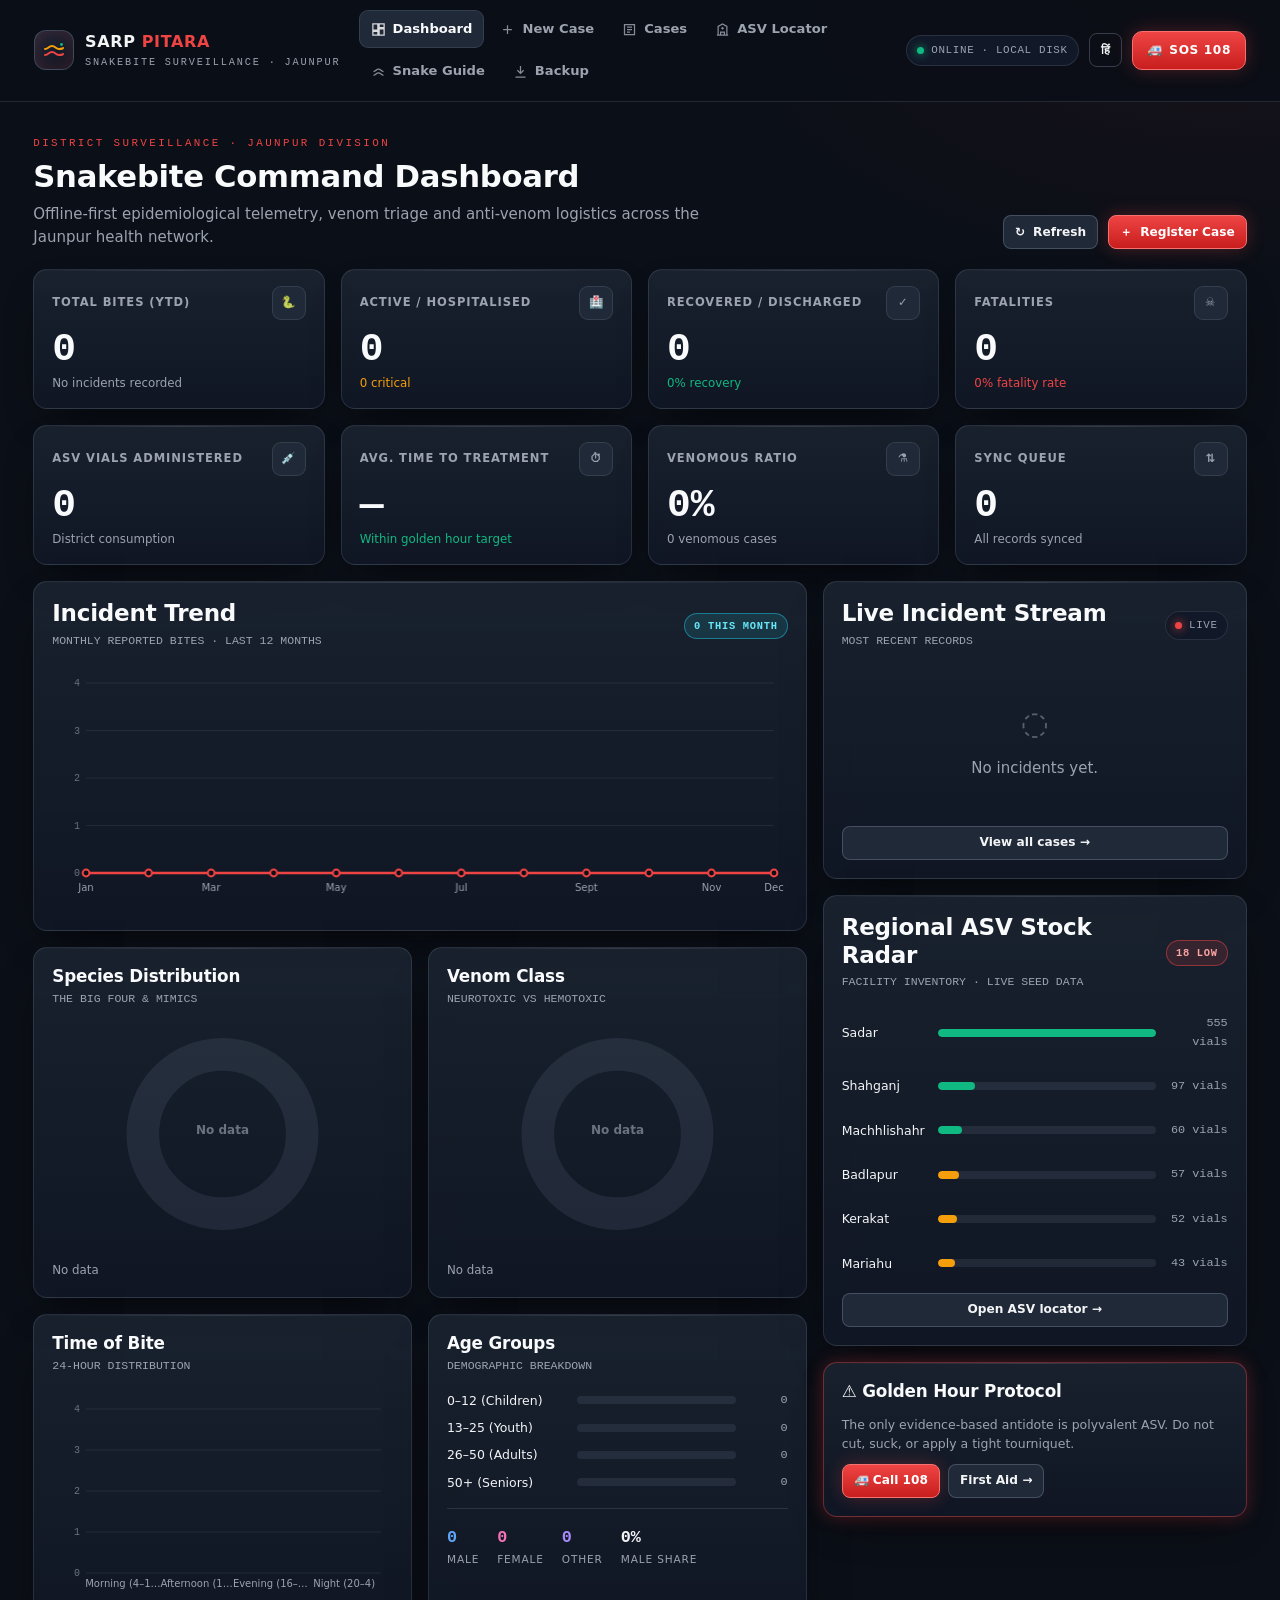
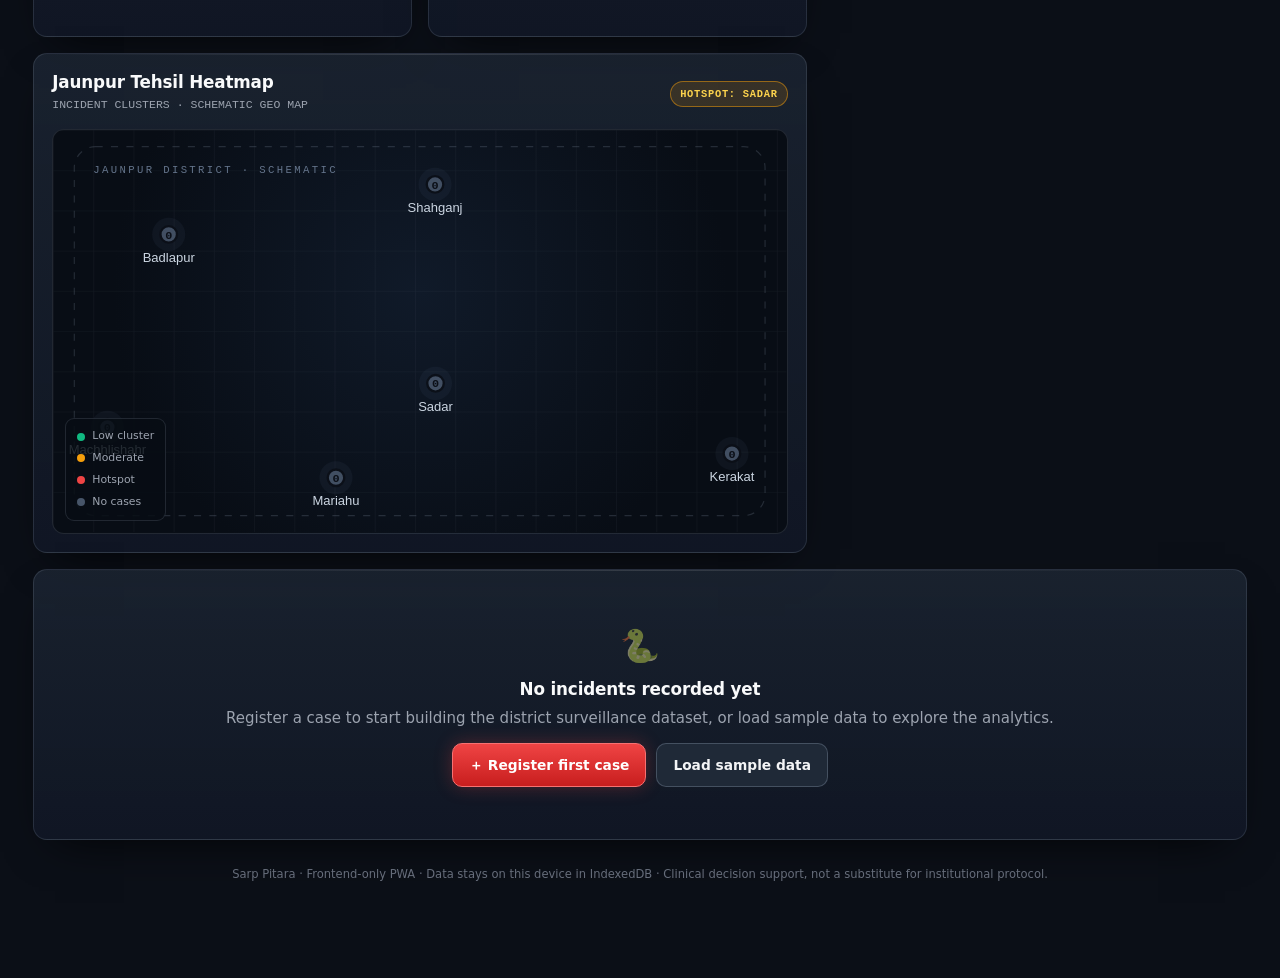
<file: index.html>
<!DOCTYPE html>
<html lang="en">
<head>
  <meta charset="UTF-8">
  <meta name="viewport" content="width=device-width, initial-scale=1.0">
  <meta name="theme-color" content="#0b0f17">
  <meta name="description" content="Sarp Pitara — offline-first snakebite surveillance and emergency ASV locator for Jaunpur district, Uttar Pradesh.">
  <title>Sarp Pitara · District Command Dashboard</title>
  <link rel="manifest" href="manifest.webmanifest">
  <link rel="icon" href="assets/icons/icon.svg" type="image/svg+xml">
  <link rel="stylesheet" href="css/style.css">
</head>
<body data-page="index.html">
  <div id="hud"></div>

  <main class="page">
    <div class="page-head">
      <div>
        <div class="eyebrow">District Surveillance · Jaunpur Division</div>
        <h1 data-en="Snakebite Command Dashboard" data-hi="सर्पदंश कमांड डैशबोर्ड">Snakebite Command Dashboard</h1>
        <p data-en="Offline-first epidemiological telemetry, venom triage and anti-venom logistics across the Jaunpur health network."
           data-hi="जौनपुर स्वास्थ्य नेटवर्क में ऑफलाइन-फर्स्ट सर्पदंश निगरानी, विष ट्रायज और एंटी-वेनम लॉजिस्टिक्स।">
          Offline-first epidemiological telemetry, venom triage and anti-venom logistics across the Jaunpur health network.
        </p>
      </div>
      <div class="head-actions">
        <button class="btn btn-sm" id="refreshBtn" type="button">↻ <span data-en="Refresh" data-hi="रिफ्रेश">Refresh</span></button>
        <a class="btn btn-sm btn-red" href="register-bite.html">＋ <span data-en="Register Case" data-hi="केस दर्ज करें">Register Case</span></a>
      </div>
    </div>

    <section class="grid grid-4" aria-label="Headline metrics">
      <article class="card kpi">
        <div class="label"><span data-en="Total Bites (YTD)" data-hi="कुल मामले (वर्ष)">Total Bites (YTD)</span><span class="kpi-icon">🐍</span></div>
        <div class="value mono" id="kpi-total">0</div>
        <div class="foot" id="kpi-total-foot">No incidents recorded</div>
      </article>
      <article class="card kpi">
        <div class="label"><span data-en="Active / Hospitalised" data-hi="सक्रिय / भर्ती">Active / Hospitalised</span><span class="kpi-icon">🏥</span></div>
        <div class="value mono" id="kpi-active">0</div>
        <div class="foot warn" id="kpi-active-foot">0 critical</div>
      </article>
      <article class="card kpi">
        <div class="label"><span data-en="Recovered / Discharged" data-hi="स्वस्थ / डिस्चार्ज">Recovered / Discharged</span><span class="kpi-icon">✓</span></div>
        <div class="value mono" id="kpi-recovered">0</div>
        <div class="foot ok" id="kpi-recovered-foot">0% recovery</div>
      </article>
      <article class="card kpi">
        <div class="label"><span data-en="Fatalities" data-hi="मृत्यु">Fatalities</span><span class="kpi-icon">☠</span></div>
        <div class="value mono" id="kpi-fatal">0</div>
        <div class="foot up" id="kpi-fatal-foot">0% fatality rate</div>
      </article>
      <article class="card kpi">
        <div class="label"><span data-en="ASV Vials Administered" data-hi="ASV शीशियाँ">ASV Vials Administered</span><span class="kpi-icon">💉</span></div>
        <div class="value mono" id="kpi-asv">0</div>
        <div class="foot" id="kpi-asv-foot">District consumption</div>
      </article>
      <article class="card kpi">
        <div class="label"><span data-en="Avg. Time to Treatment" data-hi="औसत उपचार समय">Avg. Time to Treatment</span><span class="kpi-icon">⏱</span></div>
        <div class="value mono" id="kpi-delay">—</div>
        <div class="foot" id="kpi-delay-foot">Golden hour tracking</div>
      </article>
      <article class="card kpi">
        <div class="label"><span data-en="Venomous Ratio" data-hi="जहरीले अनुपात">Venomous Ratio</span><span class="kpi-icon">⚗</span></div>
        <div class="value mono" id="kpi-venom">0%</div>
        <div class="foot" id="kpi-venom-foot">Of identified cases</div>
      </article>
      <article class="card kpi">
        <div class="label"><span data-en="Sync Queue" data-hi="सिंक क्यू">Sync Queue</span><span class="kpi-icon">⇅</span></div>
        <div class="value mono" id="kpi-queue">0</div>
        <div class="foot" id="kpi-queue-foot">Local records pending</div>
      </article>
    </section>

    <div class="grid grid-main" style="margin-top:16px">
      <div class="stack">
        <article class="card">
          <div class="card-title">
            <div>
              <h2 data-en="Incident Trend" data-hi="घटना रुझान">Incident Trend</h2>
              <span class="hint">MONTHLY REPORTED BITES · LAST 12 MONTHS</span>
            </div>
            <span class="badge cyan" id="trendBadge">0 THIS MONTH</span>
          </div>
          <div class="chart-box"><canvas id="trendChart" aria-label="Monthly incident trend"></canvas></div>
        </article>

        <div class="grid grid-2">
          <article class="card">
            <div class="card-title">
              <div>
                <h3 data-en="Species Distribution" data-hi="प्रजाति वितरण">Species Distribution</h3>
                <span class="hint">THE BIG FOUR &amp; MIMICS</span>
              </div>
            </div>
            <div class="chart-box"><canvas id="speciesChart" aria-label="Species distribution"></canvas></div>
            <div class="legend" id="speciesLegend"></div>
          </article>
          <article class="card">
            <div class="card-title">
              <div>
                <h3 data-en="Venom Class" data-hi="विष वर्ग">Venom Class</h3>
                <span class="hint">NEUROTOXIC VS HEMOTOXIC</span>
              </div>
            </div>
            <div class="chart-box"><canvas id="venomChart" aria-label="Venom class distribution"></canvas></div>
            <div class="legend" id="venomLegend"></div>
          </article>
        </div>

        <div class="grid grid-2">
          <article class="card">
            <div class="card-title">
              <div>
                <h3 data-en="Time of Bite" data-hi="काटने का समय">Time of Bite</h3>
                <span class="hint">24-HOUR DISTRIBUTION</span>
              </div>
            </div>
            <div class="chart-box"><canvas id="timeChart" aria-label="Time of bite distribution"></canvas></div>
          </article>
          <article class="card">
            <div class="card-title">
              <div>
                <h3 data-en="Age Groups" data-hi="आयु वर्ग">Age Groups</h3>
                <span class="hint">DEMOGRAPHIC BREAKDOWN</span>
              </div>
            </div>
            <div id="ageBars" style="margin-top:6px"></div>
            <div class="divider"></div>
            <div class="stat-inline" id="genderStats"></div>
          </article>
        </div>

        <article class="card">
          <div class="card-title">
            <div>
              <h3 data-en="Jaunpur Tehsil Heatmap" data-hi="जौनपुर तहसील हीटमैप">Jaunpur Tehsil Heatmap</h3>
              <span class="hint">INCIDENT CLUSTERS · SCHEMATIC GEO MAP</span>
            </div>
            <span class="badge amber" id="hotTehsil">—</span>
          </div>
          <div class="map-box" id="tehsilMap" style="min-height:340px"></div>
        </article>
      </div>

      <div class="stack">
        <article class="card">
          <div class="card-title">
            <div>
              <h2 data-en="Live Incident Stream" data-hi="लाइव घटना स्ट्रीम">Live Incident Stream</h2>
              <span class="hint">MOST RECENT RECORDS</span>
            </div>
            <span class="status-dot recording" style="padding:5px 9px"><i></i>LIVE</span>
          </div>
          <div class="stream" id="stream"></div>
          <a class="btn btn-sm btn-block" href="case-directory.html" style="margin-top:12px">View all cases →</a>
        </article>

        <article class="card">
          <div class="card-title">
            <div>
              <h2 data-en="Regional ASV Stock Radar" data-hi="क्षेत्रीय ASV स्टॉक">Regional ASV Stock Radar</h2>
              <span class="hint">FACILITY INVENTORY · LIVE SEED DATA</span>
            </div>
            <span class="badge red" id="stockAlert">—</span>
          </div>
          <div id="asvRadar" class="stack" style="gap:9px"></div>
          <a class="btn btn-sm btn-block" href="asv-locator.html" style="margin-top:12px">Open ASV locator →</a>
        </article>

        <article class="card card-accent-red">
          <div class="card-title"><h3>⚠ Golden Hour Protocol</h3></div>
          <p class="small muted" style="margin-bottom:10px">The only evidence-based antidote is polyvalent ASV. Do not cut, suck, or apply a tight tourniquet.</p>
          <div class="row" style="gap:8px">
            <a class="btn btn-sm btn-red" href="tel:108">🚑 Call 108</a>
            <a class="btn btn-sm" href="snakes.html#firstaid">First Aid →</a>
          </div>
        </article>
      </div>
    </div>

    <div id="emptyState" class="card" style="margin-top:16px;display:none">
      <div class="empty">
        <div class="big">🐍</div>
        <h3>No incidents recorded yet</h3>
        <p class="muted">Register a case to start building the district surveillance dataset, or load sample data to explore the analytics.</p>
        <div class="row" style="justify-content:center;margin-top:12px">
          <a class="btn btn-red" href="register-bite.html">＋ Register first case</a>
          <button class="btn" id="loadDemoBtn" type="button">Load sample data</button>
        </div>
      </div>
    </div>

    <p class="footer-note">Sarp Pitara · Frontend-only PWA · Data stays on this device in IndexedDB · Clinical decision support, not a substitute for institutional protocol.</p>
  </main>

  <script src="js/app.js" defer></script>
  <script src="js/db.js" defer></script>
  <script src="js/triage.js" defer></script>
  <script src="js/charts.js" defer></script>
  <script src="js/sync.js" defer></script>
  <script src="js/dashboard.js" defer></script>
</body>
</html>
</file>
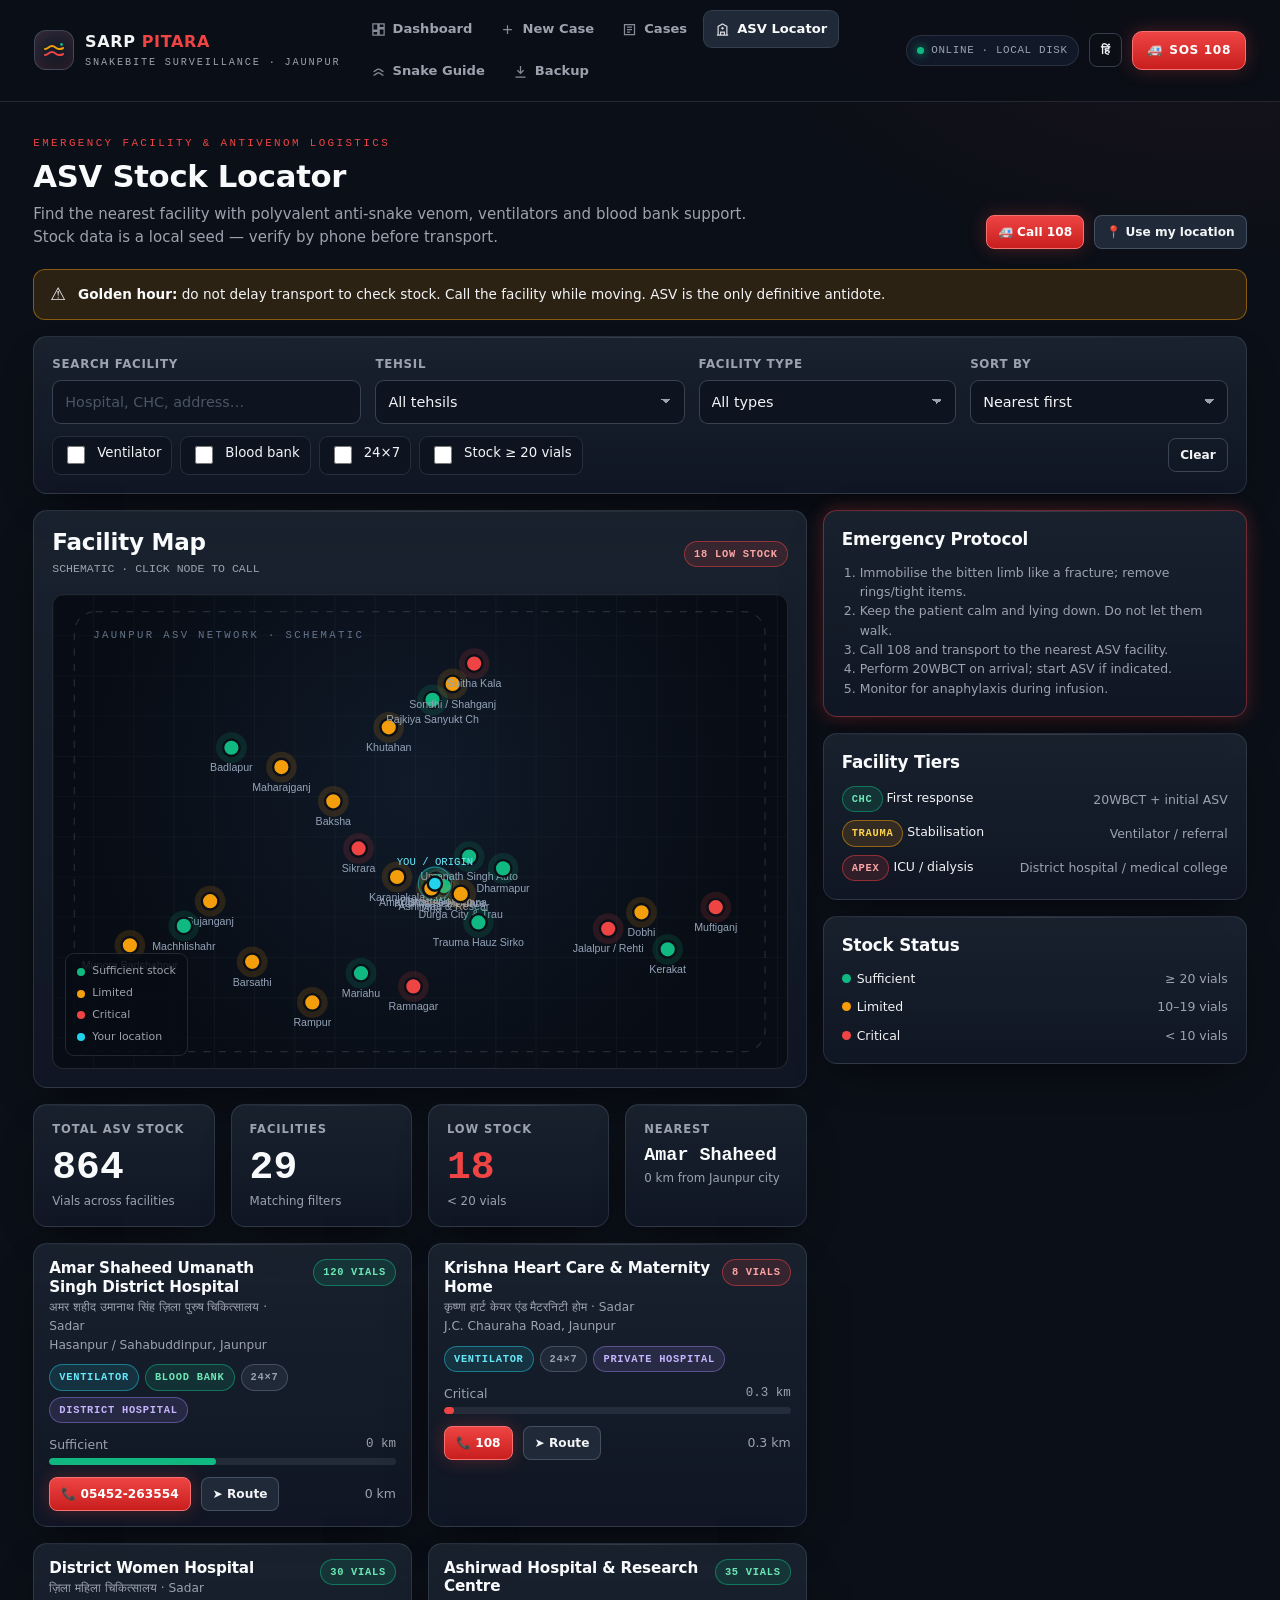
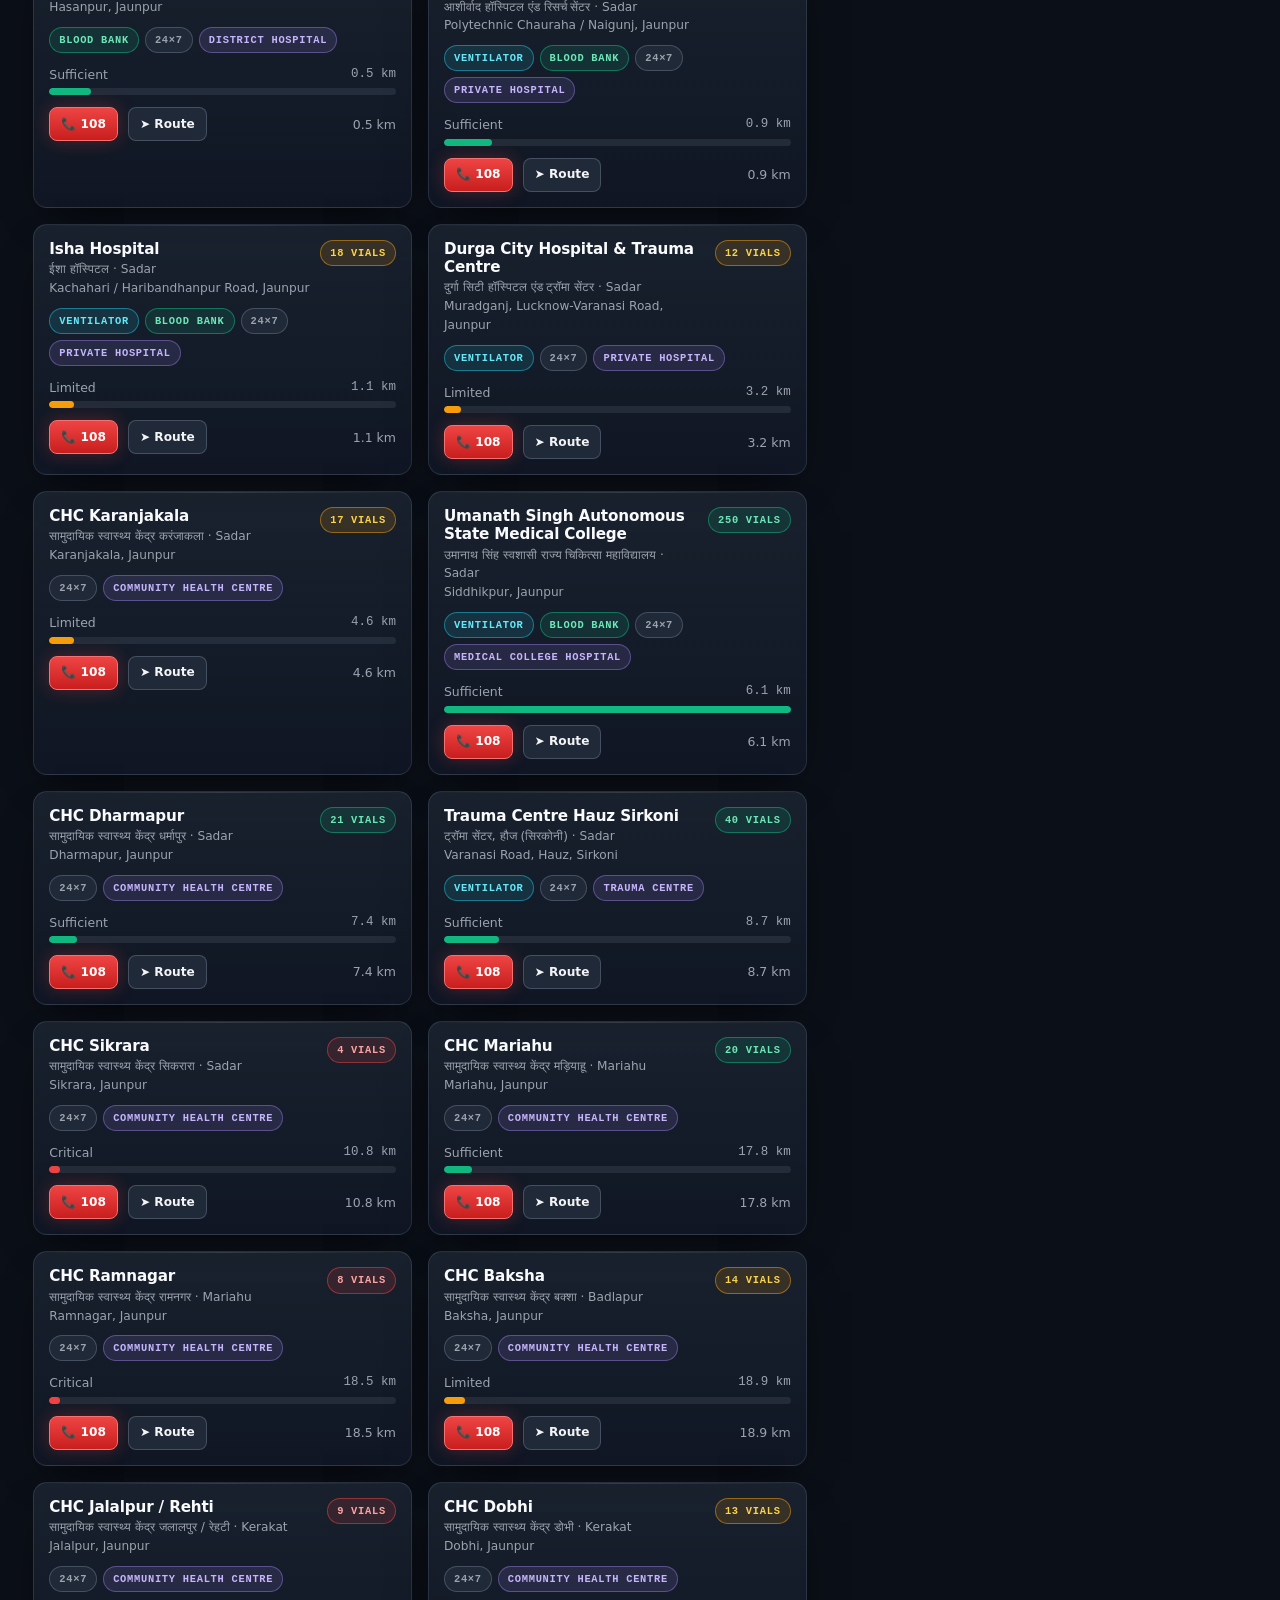
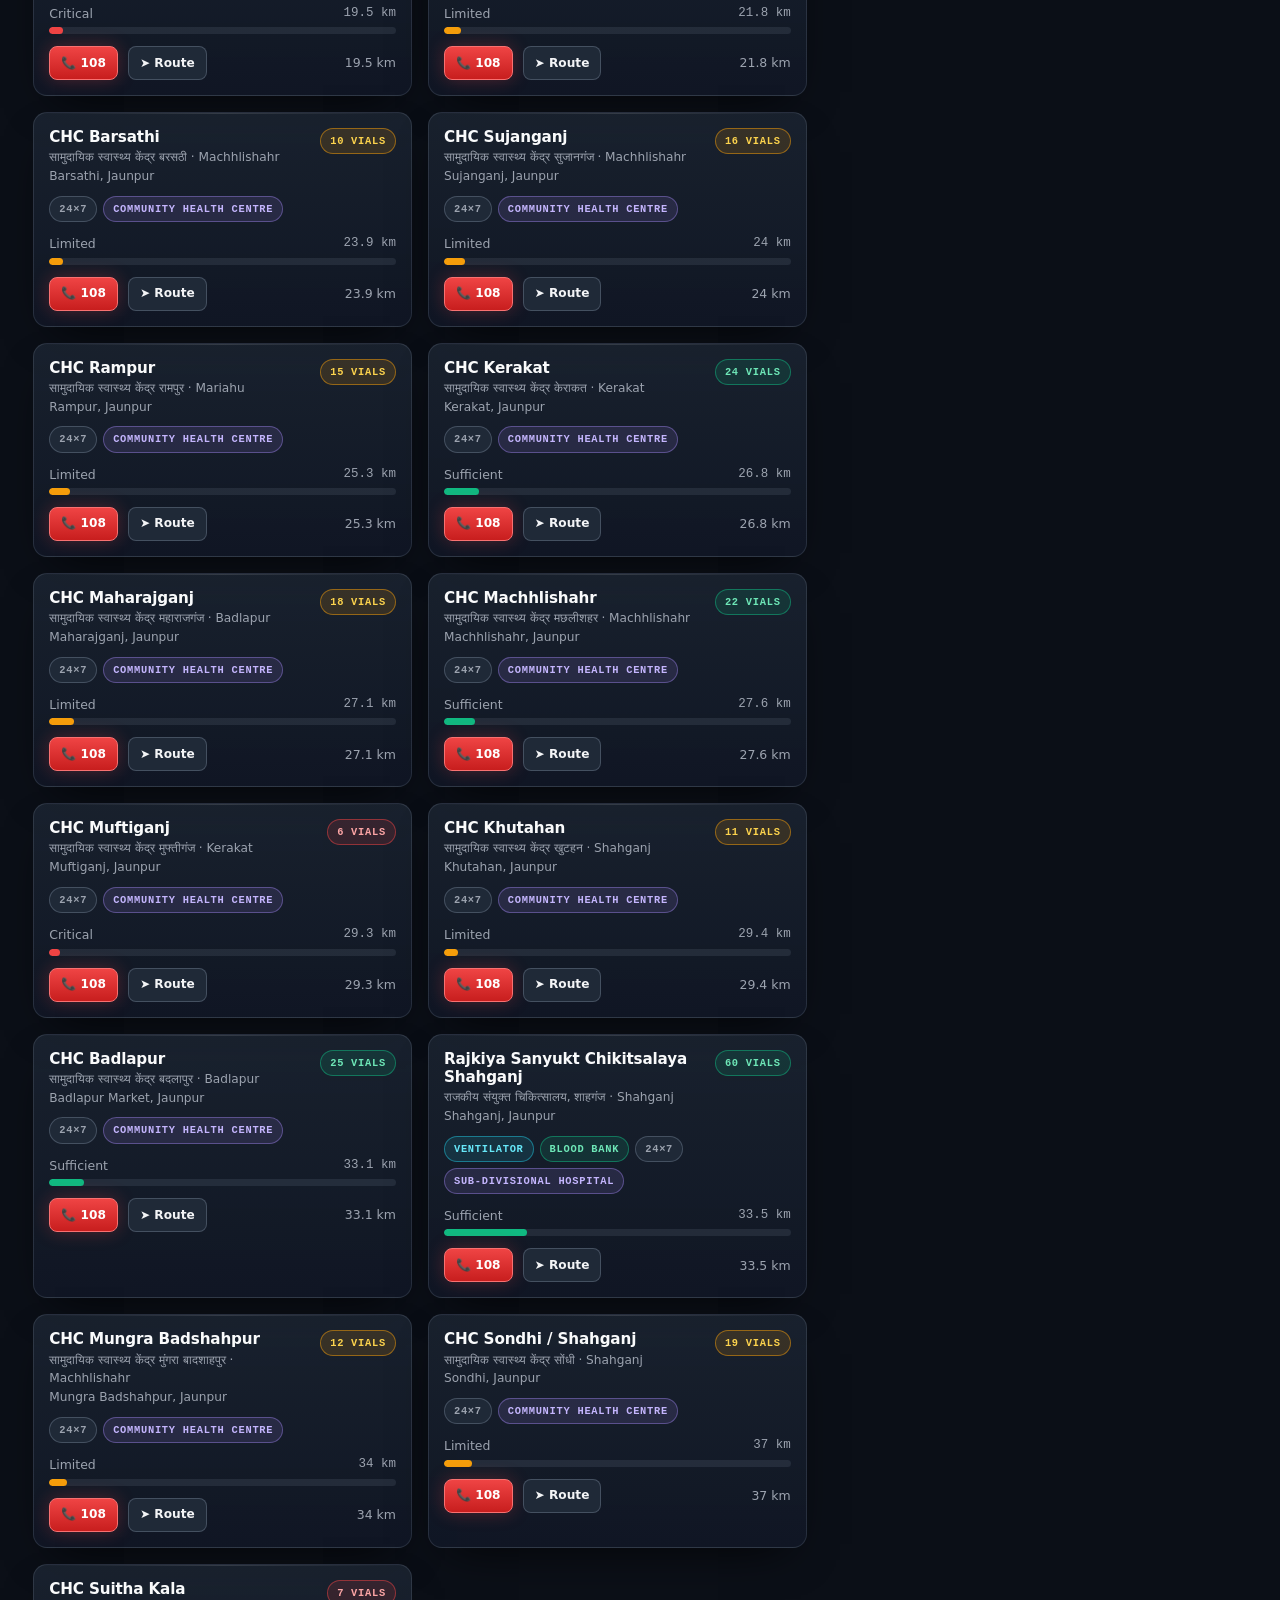
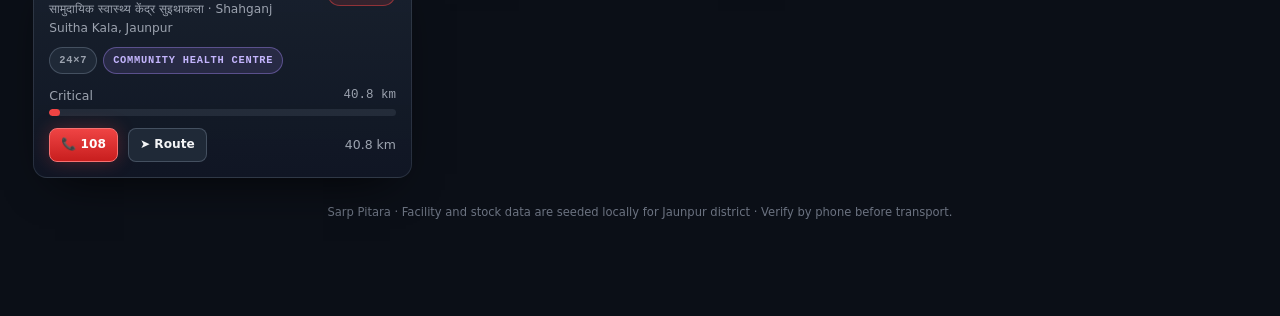
<file: asv-locator.html>
<!DOCTYPE html>
<html lang="en">
<head>
  <meta charset="UTF-8">
  <meta name="viewport" content="width=device-width, initial-scale=1.0">
  <meta name="theme-color" content="#0b0f17">
  <meta name="description" content="Live anti-snake venom stock and emergency facility locator for Jaunpur district.">
  <title>Sarp Pitara · ASV Locator</title>
  <link rel="manifest" href="manifest.webmanifest">
  <link rel="icon" href="assets/icons/icon.svg" type="image/svg+xml">
  <link rel="stylesheet" href="css/style.css">
</head>
<body data-page="asv-locator.html">
  <div id="hud"></div>

  <main class="page">
    <div class="page-head no-print">
      <div>
        <div class="eyebrow">Emergency Facility &amp; Antivenom Logistics</div>
        <h1 data-en="ASV Stock Locator" data-hi="ASV स्टॉक लोकेटर">ASV Stock Locator</h1>
        <p data-en="Find the nearest facility with polyvalent anti-snake venom, ventilators and blood bank support. Stock data is a local seed — verify by phone before transport."
           data-hi="निकटतम ASV, वेंटिलेटर और ब्लड बैंक सुविधा खोजें। स्टॉक स्थानीय सीड डेटा है — भेजने से पहले फोन से पुष्टि करें।">
          Find the nearest facility with polyvalent anti-snake venom, ventilators and blood bank support. Stock data is a local seed — verify by phone before transport.
        </p>
      </div>
      <div class="head-actions">
        <a class="btn btn-sm btn-red" href="tel:108">🚑 Call 108</a>
        <button class="btn btn-sm" id="gpsLocateBtn" type="button">📍 Use my location</button>
      </div>
    </div>

    <div class="banner amber" style="margin-bottom:16px">
      <span class="ico">⚠</span>
      <div><strong>Golden hour:</strong> do not delay transport to check stock. Call the facility while moving. ASV is the only definitive antidote.</div>
    </div>

    <section class="card no-print" style="margin-bottom:16px">
      <div class="form-grid" style="grid-template-columns:1.2fr 1.2fr 1fr 1fr">
        <div class="field">
          <label for="search">Search facility</label>
          <input id="search" type="search" placeholder="Hospital, CHC, address…">
        </div>
        <div class="field">
          <label for="fTehsil">Tehsil</label>
          <select id="fTehsil"><option value="">All tehsils</option></select>
        </div>
        <div class="field">
          <label for="fType">Facility type</label>
          <select id="fType"><option value="">All types</option></select>
        </div>
        <div class="field">
          <label for="sortBy">Sort by</label>
          <select id="sortBy">
            <option value="distance">Nearest first</option>
            <option value="stock">Highest stock</option>
            <option value="name">Name A–Z</option>
          </select>
        </div>
      </div>
      <div class="row" style="margin-top:12px;gap:8px">
        <label class="check" style="padding:7px 10px"><input type="checkbox" id="fVent"> <span>Ventilator</span></label>
        <label class="check" style="padding:7px 10px"><input type="checkbox" id="fBlood"> <span>Blood bank</span></label>
        <label class="check" style="padding:7px 10px"><input type="checkbox" id="f24"> <span>24×7</span></label>
        <label class="check" style="padding:7px 10px"><input type="checkbox" id="fStock"> <span>Stock ≥ 20 vials</span></label>
        <button class="btn btn-sm btn-ghost" id="clearFilters" type="button" style="margin-left:auto">Clear</button>
      </div>
    </section>

    <div class="grid grid-main">
      <div class="stack">
        <article class="card">
          <div class="card-title">
            <div>
              <h2 data-en="Facility Map" data-hi="सुविधा मैप">Facility Map</h2>
              <span class="hint">SCHEMATIC · CLICK NODE TO CALL</span>
            </div>
            <span class="badge red" id="lowBadge">—</span>
          </div>
          <div class="map-box" id="facilityMap" style="min-height:400px"></div>
        </article>

        <div class="grid grid-4" id="locStats">
          <article class="card kpi"><div class="label">Total ASV Stock</div><div class="value mono" id="statStock">—</div><div class="foot">Vials across facilities</div></article>
          <article class="card kpi"><div class="label">Facilities</div><div class="value mono" id="statFacilities">—</div><div class="foot">Matching filters</div></article>
          <article class="card kpi"><div class="label">Low Stock</div><div class="value mono" id="statLow" style="color:#ef4444">—</div><div class="foot">&lt; 20 vials</div></article>
          <article class="card kpi"><div class="label">Nearest</div><div class="value mono" id="statNearest" style="font-size:1.15rem">—</div><div class="foot" id="statNearestFoot">Set location</div></article>
        </div>

        <div id="facilityList" class="grid grid-2"></div>
        <div id="noFacilities" class="card empty" style="display:none">
          <div class="big">🏥</div>
          <h3>No facilities match</h3>
          <p class="muted">Clear filters or search a different tehsil.</p>
        </div>
      </div>

      <aside class="stack" style="position:sticky;top:84px">
        <article class="card card-accent-red">
          <div class="card-title"><h3>Emergency Protocol</h3></div>
          <ol class="small muted" style="margin:0;padding-left:18px">
            <li>Immobilise the bitten limb like a fracture; remove rings/tight items.</li>
            <li>Keep the patient calm and lying down. Do not let them walk.</li>
            <li>Call 108 and transport to the nearest ASV facility.</li>
            <li>Perform 20WBCT on arrival; start ASV if indicated.</li>
            <li>Monitor for anaphylaxis during infusion.</li>
          </ol>
        </article>
        <article class="card">
          <div class="card-title"><h3>Facility Tiers</h3></div>
          <div class="stack" style="gap:8px">
            <div class="spread small"><span><span class="badge green">CHC</span> First response</span><span class="muted">20WBCT + initial ASV</span></div>
            <div class="spread small"><span><span class="badge amber">Trauma</span> Stabilisation</span><span class="muted">Ventilator / referral</span></div>
            <div class="spread small"><span><span class="badge red">Apex</span> ICU / dialysis</span><span class="muted">District hospital / medical college</span></div>
          </div>
        </article>
        <article class="card">
          <div class="card-title"><h3>Stock Status</h3></div>
          <div class="stack" style="gap:9px">
            <div class="spread small"><span><i style="display:inline-block;width:9px;height:9px;border-radius:50%;background:#10b981;margin-right:6px"></i>Sufficient</span><span class="muted">≥ 20 vials</span></div>
            <div class="spread small"><span><i style="display:inline-block;width:9px;height:9px;border-radius:50%;background:#f59e0b;margin-right:6px"></i>Limited</span><span class="muted">10–19 vials</span></div>
            <div class="spread small"><span><i style="display:inline-block;width:9px;height:9px;border-radius:50%;background:#ef4444;margin-right:6px"></i>Critical</span><span class="muted">&lt; 10 vials</span></div>
          </div>
        </article>
      </aside>
    </div>

    <p class="footer-note no-print">Sarp Pitara · Facility and stock data are seeded locally for Jaunpur district · Verify by phone before transport.</p>
  </main>

  <script src="js/app.js" defer></script>
  <script src="js/db.js" defer></script>
  <script src="js/locator.js" defer></script>
</body>
</html>
</file>
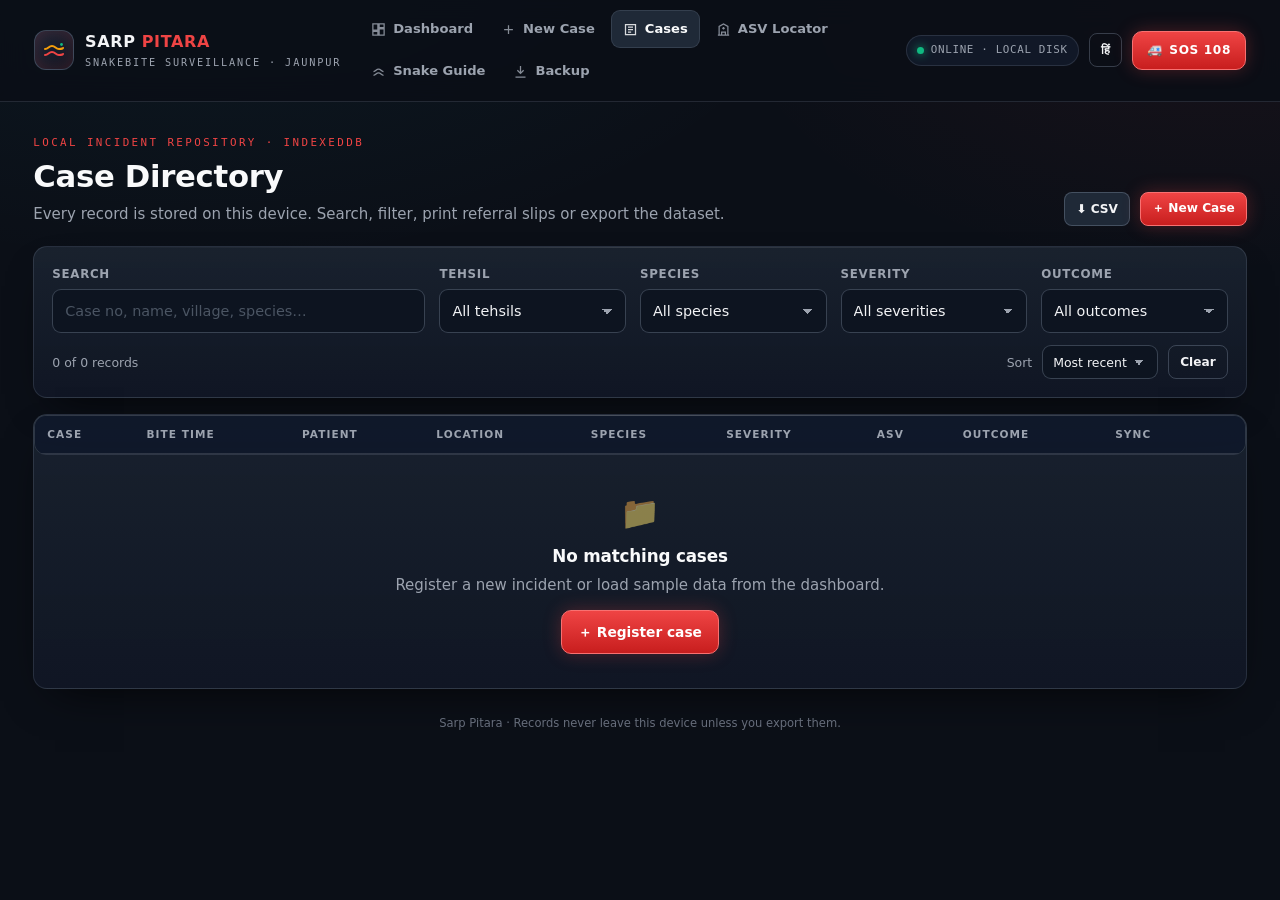
<file: case-directory.html>
<!DOCTYPE html>
<html lang="en">
<head>
  <meta charset="UTF-8">
  <meta name="viewport" content="width=device-width, initial-scale=1.0">
  <meta name="theme-color" content="#0b0f17">
  <meta name="description" content="Search, filter and manage snakebite incident records stored offline in Sarp Pitara.">
  <title>Sarp Pitara · Case Directory</title>
  <link rel="manifest" href="manifest.webmanifest">
  <link rel="icon" href="assets/icons/icon.svg" type="image/svg+xml">
  <link rel="stylesheet" href="css/style.css">
</head>
<body data-page="case-directory.html">
  <div id="hud"></div>

  <main class="page">
    <div class="page-head no-print">
      <div>
        <div class="eyebrow">Local Incident Repository · IndexedDB</div>
        <h1 data-en="Case Directory" data-hi="केस सूची">Case Directory</h1>
        <p data-en="Every record is stored on this device. Search, filter, print referral slips or export the dataset."
           data-hi="हर रिकॉर्ड इस डिवाइस पर सुरक्षित है। खोजें, फ़िल्टर करें, रेफरल स्लिप प्रिंट करें या डेटा एक्सपोर्ट करें।">
          Every record is stored on this device. Search, filter, print referral slips or export the dataset.
        </p>
      </div>
      <div class="head-actions">
        <button class="btn btn-sm" id="exportCsvBtn" type="button">⬇ CSV</button>
        <a class="btn btn-sm btn-red" href="register-bite.html">＋ New Case</a>
      </div>
    </div>

    <section class="card no-print" style="margin-bottom:16px">
      <div class="form-grid" style="grid-template-columns:2fr 1fr 1fr 1fr 1fr">
        <div class="field">
          <label for="search">Search</label>
          <input id="search" type="search" placeholder="Case no, name, village, species…">
        </div>
        <div class="field">
          <label for="fTehsil">Tehsil</label>
          <select id="fTehsil"><option value="">All tehsils</option></select>
        </div>
        <div class="field">
          <label for="fSpecies">Species</label>
          <select id="fSpecies"><option value="">All species</option></select>
        </div>
        <div class="field">
          <label for="fSeverity">Severity</label>
          <select id="fSeverity">
            <option value="">All severities</option>
            <option>Asymptomatic</option><option>Mild</option><option>Moderate</option><option>Severe</option><option>Fatal</option>
          </select>
        </div>
        <div class="field">
          <label for="fOutcome">Outcome</label>
          <select id="fOutcome">
            <option value="">All outcomes</option>
            <option value="Admitted">Admitted</option>
            <option value="Under Observation">Under Observation</option>
            <option value="Referred">Referred</option>
            <option value="Discharged_Recovered">Discharged / Recovered</option>
            <option value="Left_Against_Medical_Advice">Left against advice</option>
            <option value="Deceased">Deceased</option>
          </select>
        </div>
      </div>
      <div class="spread" style="margin-top:12px">
        <span class="small muted" id="resultCount">0 records</span>
        <div class="row">
          <label class="small muted" for="sortBy">Sort</label>
          <select id="sortBy" style="min-height:34px;width:auto;padding:6px 30px 6px 10px;font-size:.78rem">
            <option value="recent">Most recent</option>
            <option value="oldest">Oldest first</option>
            <option value="severity">Severity</option>
            <option value="vials">ASV vials</option>
          </select>
          <button class="btn btn-sm btn-ghost" id="clearFilters" type="button">Clear</button>
        </div>
      </div>
    </section>

    <section class="card flush">
      <div class="table-wrap">
        <table>
          <thead>
            <tr>
              <th>Case</th><th>Bite time</th><th>Patient</th><th>Location</th><th>Species</th><th>Severity</th><th>ASV</th><th>Outcome</th><th>Sync</th><th></th>
            </tr>
          </thead>
          <tbody id="caseRows"></tbody>
        </table>
      </div>
      <div id="emptyCases" class="empty" style="display:none">
        <div class="big">📁</div>
        <h3>No matching cases</h3>
        <p class="muted">Register a new incident or load sample data from the dashboard.</p>
        <a class="btn btn-red" href="register-bite.html">＋ Register case</a>
      </div>
    </section>

    <p class="footer-note no-print">Sarp Pitara · Records never leave this device unless you export them.</p>
  </main>

  <div id="modalRoot"></div>
  <div id="printArea" class="print-only"></div>

  <script src="js/app.js" defer></script>
  <script src="js/db.js" defer></script>
  <script src="js/triage.js" defer></script>
  <script src="js/cases.js" defer></script>
</body>
</html>
</file>
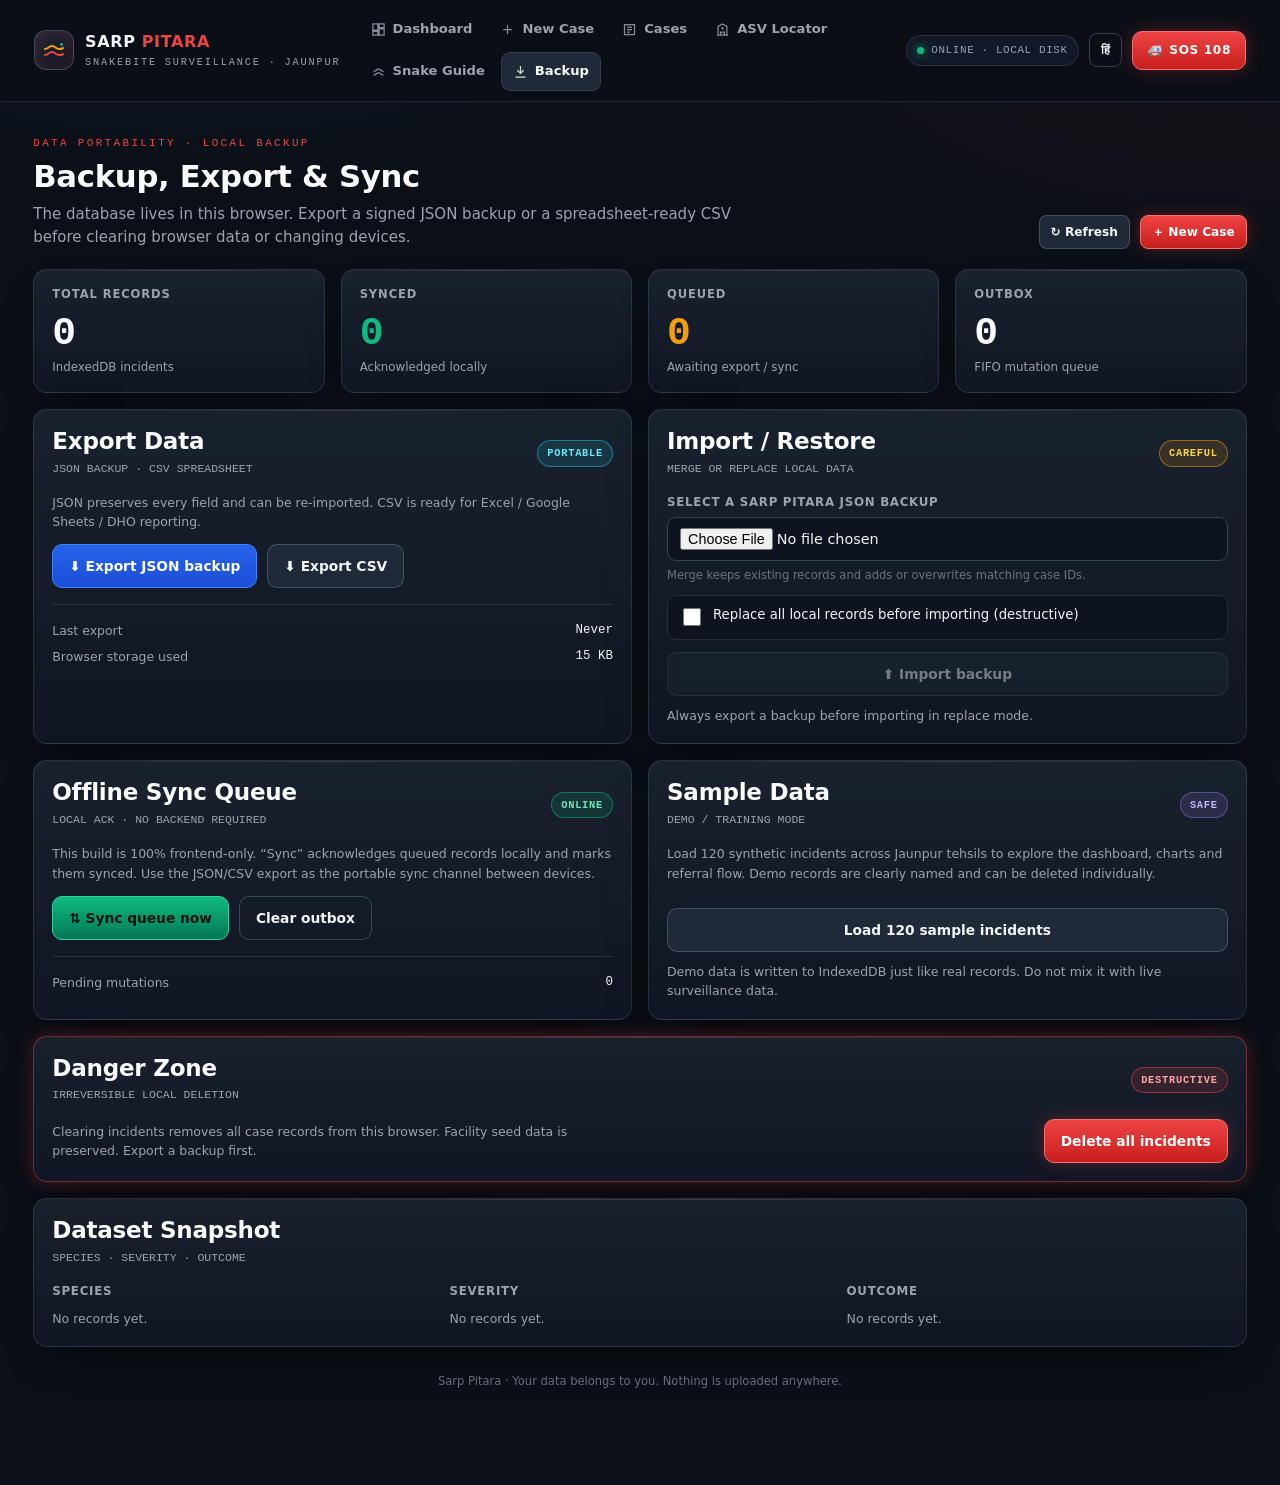
<file: export.html>
<!DOCTYPE html>
<html lang="en">
<head>
  <meta charset="UTF-8">
  <meta name="viewport" content="width=device-width, initial-scale=1.0">
  <meta name="theme-color" content="#0b0f17">
  <meta name="description" content="Export, import, back up and restore Sarp Pitara offline snakebite data.">
  <title>Sarp Pitara · Backup &amp; Export</title>
  <link rel="manifest" href="manifest.webmanifest">
  <link rel="icon" href="assets/icons/icon.svg" type="image/svg+xml">
  <link rel="stylesheet" href="css/style.css">
</head>
<body data-page="export.html">
  <div id="hud"></div>

  <main class="page">
    <div class="page-head">
      <div>
        <div class="eyebrow">Data Portability · Local Backup</div>
        <h1 data-en="Backup, Export &amp; Sync" data-hi="बैकअप, एक्सपोर्ट और सिंक">Backup, Export &amp; Sync</h1>
        <p data-en="The database lives in this browser. Export a signed JSON backup or a spreadsheet-ready CSV before clearing browser data or changing devices."
           data-hi="डेटाबेस इस ब्राउज़र में रहता है। ब्राउज़र डेटा साफ़ करने या डिवाइस बदलने से पहले JSON बैकअप या CSV एक्सपोर्ट करें।">
          The database lives in this browser. Export a signed JSON backup or a spreadsheet-ready CSV before clearing browser data or changing devices.
        </p>
      </div>
      <div class="head-actions">
        <button class="btn btn-sm" id="refreshBtn" type="button">↻ Refresh</button>
        <a class="btn btn-sm btn-red" href="register-bite.html">＋ New Case</a>
      </div>
    </div>

    <section class="grid grid-4">
      <article class="card kpi"><div class="label">Total Records</div><div class="value mono" id="sTotal">0</div><div class="foot" id="sTotalFoot">IndexedDB incidents</div></article>
      <article class="card kpi"><div class="label">Synced</div><div class="value mono" id="sSynced" style="color:#10b981">0</div><div class="foot">Acknowledged locally</div></article>
      <article class="card kpi"><div class="label">Queued</div><div class="value mono" id="sQueued" style="color:#f59e0b">0</div><div class="foot">Awaiting export / sync</div></article>
      <article class="card kpi"><div class="label">Outbox</div><div class="value mono" id="sOutbox">0</div><div class="foot">FIFO mutation queue</div></article>
    </section>

    <div class="grid grid-2" style="margin-top:16px">
      <section class="card">
        <div class="card-title">
          <div><h2>Export Data</h2><span class="hint">JSON BACKUP · CSV SPREADSHEET</span></div>
          <span class="badge cyan">PORTABLE</span>
        </div>
        <p class="small muted">JSON preserves every field and can be re-imported. CSV is ready for Excel / Google Sheets / DHO reporting.</p>
        <div class="row" style="margin-top:12px">
          <button class="btn btn-primary" id="exportJson" type="button">⬇ Export JSON backup</button>
          <button class="btn" id="exportCsv" type="button">⬇ Export CSV</button>
        </div>
        <div class="divider"></div>
        <div class="spread small"><span class="muted">Last export</span><span class="mono" id="lastExport">Never</span></div>
        <div class="spread small" style="margin-top:6px"><span class="muted">Browser storage used</span><span class="mono" id="storageUse">—</span></div>
      </section>

      <section class="card">
        <div class="card-title">
          <div><h2>Import / Restore</h2><span class="hint">MERGE OR REPLACE LOCAL DATA</span></div>
          <span class="badge amber">CAREFUL</span>
        </div>
        <div class="field">
          <label for="importFile">Select a Sarp Pitara JSON backup</label>
          <input type="file" id="importFile" accept="application/json,.json">
          <span class="help">Merge keeps existing records and adds or overwrites matching case IDs.</span>
        </div>
        <label class="check" for="replaceMode" style="margin-top:10px">
          <input type="checkbox" id="replaceMode">
          <span>Replace all local records before importing (destructive)</span>
        </label>
        <button class="btn btn-block" id="importBtn" type="button" style="margin-top:12px" disabled>⬆ Import backup</button>
        <p class="small muted" style="margin:10px 0 0">Always export a backup before importing in replace mode.</p>
      </section>

      <section class="card">
        <div class="card-title">
          <div><h2>Offline Sync Queue</h2><span class="hint">LOCAL ACK · NO BACKEND REQUIRED</span></div>
          <span class="badge green" id="netBadge">ONLINE</span>
        </div>
        <p class="small muted">This build is 100% frontend-only. “Sync” acknowledges queued records locally and marks them synced. Use the JSON/CSV export as the portable sync channel between devices.</p>
        <div class="row" style="margin-top:12px">
          <button class="btn btn-green" id="syncNow" type="button">⇅ Sync queue now</button>
          <button class="btn btn-ghost" id="clearOutbox" type="button">Clear outbox</button>
        </div>
        <div class="divider"></div>
        <div class="spread small"><span class="muted">Pending mutations</span><span class="mono" id="outboxCount">0</span></div>
      </section>

      <section class="card">
        <div class="card-title">
          <div><h2>Sample Data</h2><span class="hint">DEMO / TRAINING MODE</span></div>
          <span class="badge violet">SAFE</span>
        </div>
        <p class="small muted">Load 120 synthetic incidents across Jaunpur tehsils to explore the dashboard, charts and referral flow. Demo records are clearly named and can be deleted individually.</p>
        <button class="btn btn-block" id="loadDemo" type="button" style="margin-top:12px">Load 120 sample incidents</button>
        <p class="small muted" style="margin:10px 0 0">Demo data is written to IndexedDB just like real records. Do not mix it with live surveillance data.</p>
      </section>
    </div>

    <section class="card card-accent-red" style="margin-top:16px">
      <div class="card-title">
        <div><h2>Danger Zone</h2><span class="hint">IRREVERSIBLE LOCAL DELETION</span></div>
        <span class="badge red">DESTRUCTIVE</span>
      </div>
      <div class="spread" style="gap:16px;flex-wrap:wrap">
        <p class="small muted" style="max-width:560px;margin:0">Clearing incidents removes all case records from this browser. Facility seed data is preserved. Export a backup first.</p>
        <button class="btn btn-red" id="wipeAll" type="button">Delete all incidents</button>
      </div>
    </section>

    <section class="card" style="margin-top:16px">
      <div class="card-title"><div><h2>Dataset Snapshot</h2><span class="hint">SPECIES · SEVERITY · OUTCOME</span></div></div>
      <div class="grid grid-3">
        <div><div class="field-label" style="margin-bottom:8px">Species</div><div id="snapSpecies"></div></div>
        <div><div class="field-label" style="margin-bottom:8px">Severity</div><div id="snapSeverity"></div></div>
        <div><div class="field-label" style="margin-bottom:8px">Outcome</div><div id="snapOutcome"></div></div>
      </div>
    </section>

    <p class="footer-note">Sarp Pitara · Your data belongs to you. Nothing is uploaded anywhere.</p>
  </main>

  <script src="js/app.js" defer></script>
  <script src="js/db.js" defer></script>
  <script src="js/sync.js" defer></script>
  <script src="js/export.js" defer></script>
</body>
</html>
</file>
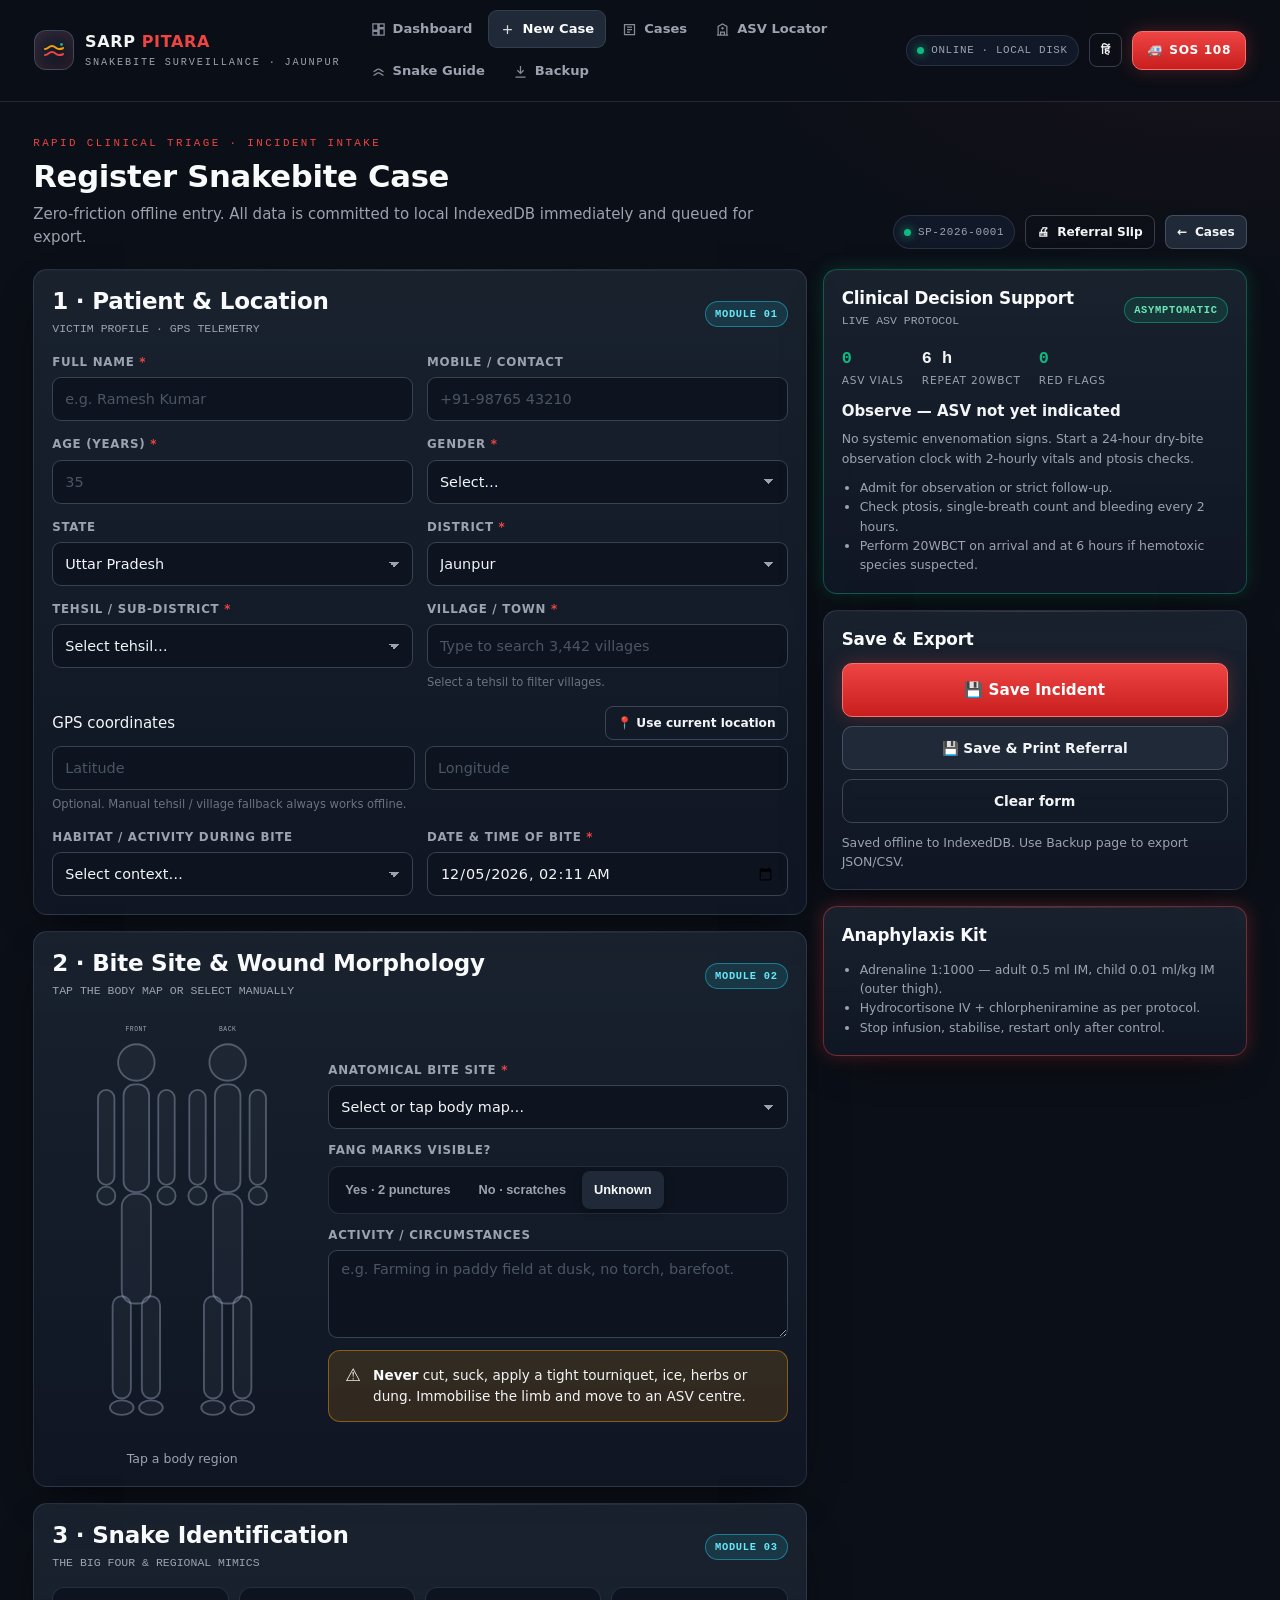
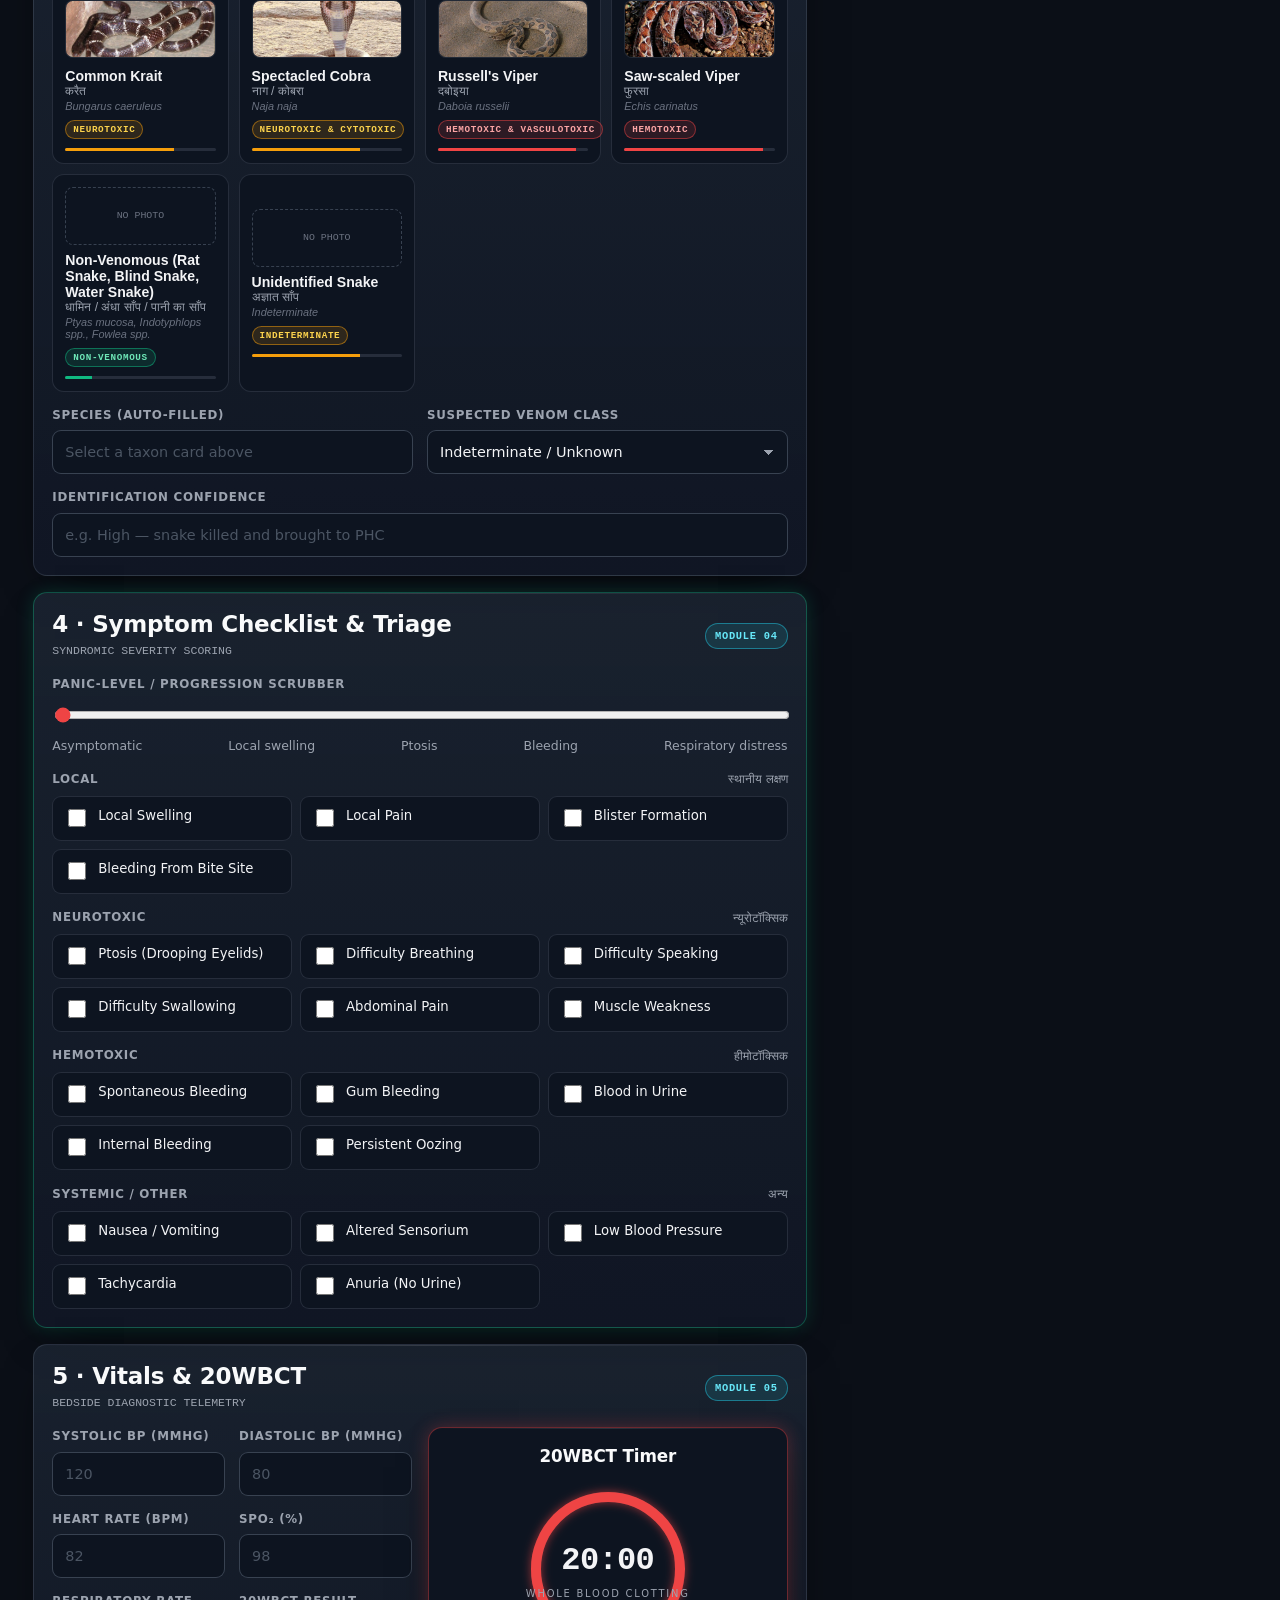
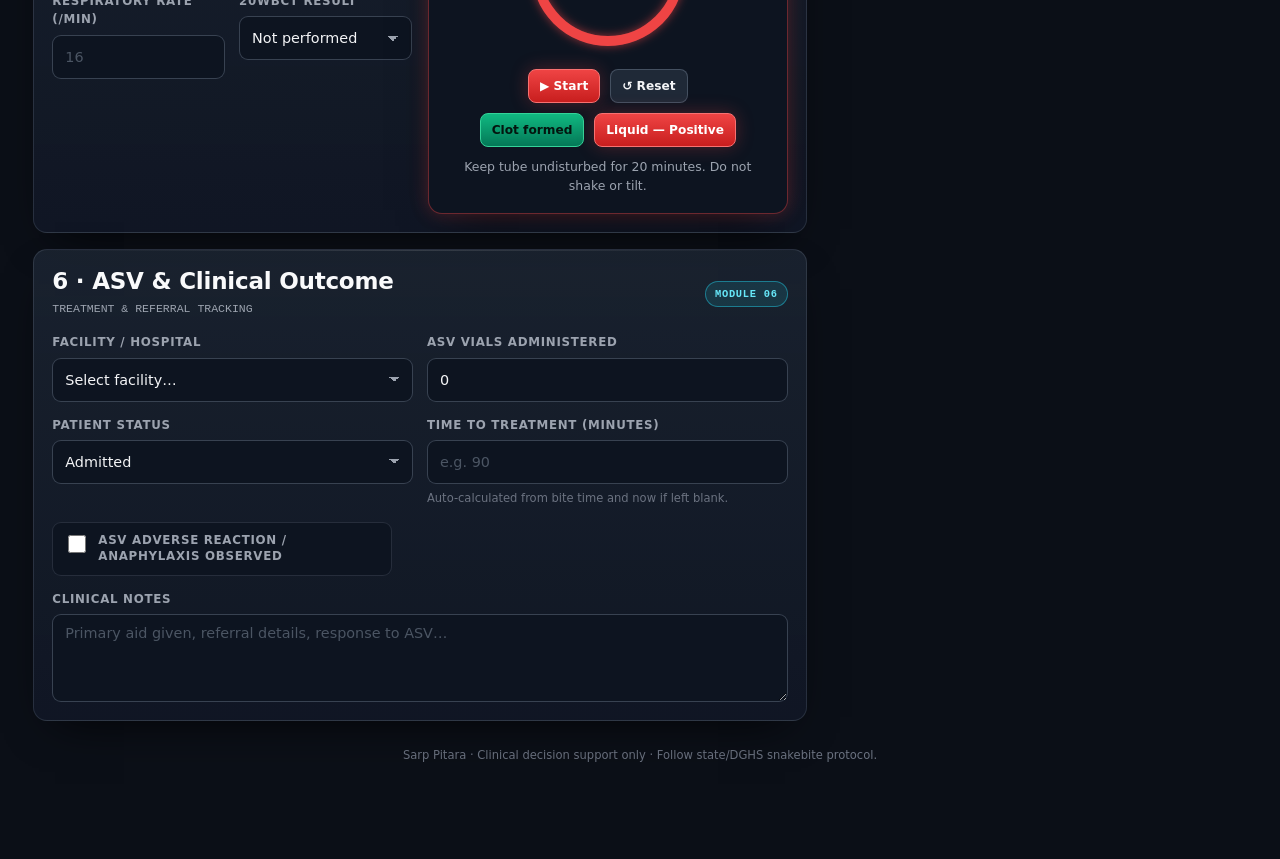
<file: register-bite.html>
<!DOCTYPE html>
<html lang="en">
<head>
  <meta charset="UTF-8">
  <meta name="viewport" content="width=device-width, initial-scale=1.0">
  <meta name="theme-color" content="#0b0f17">
  <meta name="description" content="Rapid clinical triage and snakebite incident intake for Sarp Pitara.">
  <title>Sarp Pitara · Register Bite</title>
  <link rel="manifest" href="manifest.webmanifest">
  <link rel="icon" href="assets/icons/icon.svg" type="image/svg+xml">
  <link rel="stylesheet" href="css/style.css">
</head>
<body data-page="register-bite.html">
  <div id="hud"></div>

  <main class="page">
    <div class="page-head no-print">
      <div>
        <div class="eyebrow">Rapid Clinical Triage · Incident Intake</div>
        <h1 data-en="Register Snakebite Case" data-hi="सर्पदंश केस दर्ज करें">Register Snakebite Case</h1>
        <p data-en="Zero-friction offline entry. All data is committed to local IndexedDB immediately and queued for export."
           data-hi="ऑफलाइन एंट्री। सारा डेटा तुरंत लोकल IndexedDB में सुरक्षित होता है और एक्सपोर्ट के लिए कतार में रहता है।">
          Zero-friction offline entry. All data is committed to local IndexedDB immediately and queued for export.
        </p>
      </div>
      <div class="head-actions">
        <span class="status-dot"><i></i><span class="mono" id="caseNoDisplay">SP-2026-0001</span></span>
        <button class="btn btn-sm btn-ghost no-print" type="button" id="printBtn">🖨 <span data-en="Referral Slip" data-hi="रेफरल स्लिप">Referral Slip</span></button>
        <a class="btn btn-sm no-print" href="case-directory.html">← <span data-en="Cases" data-hi="केस">Cases</span></a>
      </div>
    </div>

    <form id="biteForm" class="grid grid-main" novalidate>
      <div class="stack">
        <!-- PATIENT & LOCATION -->
        <section class="card">
          <div class="card-title">
            <div>
              <h2>1 · Patient &amp; Location</h2>
              <span class="hint">VICTIM PROFILE · GPS TELEMETRY</span>
            </div>
            <span class="badge cyan">MODULE 01</span>
          </div>
          <div class="form-grid">
            <div class="field">
              <label for="patientName">Full name <span class="req">*</span></label>
              <input id="patientName" name="patient_name" autocomplete="name" placeholder="e.g. Ramesh Kumar" required>
            </div>
            <div class="field">
              <label for="contactNumber">Mobile / contact</label>
              <input id="contactNumber" name="contact_number" type="tel" autocomplete="tel" placeholder="+91-98765 43210">
            </div>
            <div class="field">
              <label for="ageYears">Age (years) <span class="req">*</span></label>
              <input id="ageYears" name="age_years" type="number" min="0" max="125" inputmode="numeric" placeholder="35" required>
            </div>
            <div class="field">
              <label for="gender">Gender <span class="req">*</span></label>
              <select id="gender" name="gender" required>
                <option value="">Select…</option>
                <option>Male</option>
                <option>Female</option>
                <option>Transgender</option>
                <option>Other</option>
              </select>
            </div>
            <div class="field">
              <label for="stateCode">State</label>
              <select id="stateCode" name="location_state_code">
                <option value="UP" selected>Uttar Pradesh</option>
              </select>
            </div>
            <div class="field">
              <label for="district">District <span class="req">*</span></label>
              <select id="district" name="location_district" required>
                <option value="Jaunpur" selected>Jaunpur</option>
              </select>
            </div>
            <div class="field">
              <label for="tehsil">Tehsil / sub-district <span class="req">*</span></label>
              <select id="tehsil" name="location_subdistrict" required>
                <option value="">Select tehsil…</option>
              </select>
            </div>
            <div class="field">
              <label for="village">Village / town <span class="req">*</span></label>
              <input id="village" name="location_village" list="villageList" placeholder="Type to search 3,442 villages" autocomplete="off" required>
              <datalist id="villageList"></datalist>
              <span class="help" id="villageHelp">Select a tehsil to filter villages.</span>
            </div>
            <div class="field full">
              <div class="spread">
                <label for="latitude">GPS coordinates</label>
                <button class="btn btn-sm btn-ghost" type="button" id="gpsBtn">📍 Use current location</button>
              </div>
              <div class="row" style="gap:10px">
                <input id="latitude" name="latitude" type="number" step="any" placeholder="Latitude" style="flex:1">
                <input id="longitude" name="longitude" type="number" step="any" placeholder="Longitude" style="flex:1">
              </div>
              <span class="help" id="gpsHelp">Optional. Manual tehsil / village fallback always works offline.</span>
            </div>
            <div class="field">
              <label for="habitat">Habitat / activity during bite</label>
              <select id="habitat" name="habitat_context">
                <option value="">Select context…</option>
                <option>Agricultural Field</option>
                <option>Indoor Residential</option>
                <option>Forest Trail</option>
                <option>Threshing Floor</option>
                <option>Water Body Edge</option>
                <option>Other</option>
              </select>
            </div>
            <div class="field">
              <label for="biteTime">Date &amp; time of bite <span class="req">*</span></label>
              <input id="biteTime" name="bite_timestamp" type="datetime-local" required>
            </div>
          </div>
        </section>

        <!-- BITE & ANATOMY -->
        <section class="card">
          <div class="card-title">
            <div>
              <h2>2 · Bite Site &amp; Wound Morphology</h2>
              <span class="hint">TAP THE BODY MAP OR SELECT MANUALLY</span>
            </div>
            <span class="badge cyan">MODULE 02</span>
          </div>
          <div class="body-map-wrap">
            <div>
              <svg class="body-map" viewBox="0 0 220 460" role="img" aria-label="Interactive human body map">
                <text x="60" y="18" text-anchor="middle">FRONT</text>
                <text x="160" y="18" text-anchor="middle">BACK</text>
                <g id="bodyFront">
                  <circle class="body-outline" cx="60" cy="52" r="20"/>
                  <rect class="body-outline" x="46" y="76" width="28" height="118" rx="12"/>
                  <rect class="body-outline" x="18" y="82" width="18" height="104" rx="9"/>
                  <rect class="body-outline" x="84" y="82" width="18" height="104" rx="9"/>
                  <circle class="body-outline" cx="27" cy="198" r="10"/>
                  <circle class="body-outline" cx="93" cy="198" r="10"/>
                  <rect class="body-outline" x="44" y="196" width="32" height="120" rx="14"/>
                  <rect class="body-outline" x="34" y="308" width="20" height="112" rx="10"/>
                  <rect class="body-outline" x="66" y="308" width="20" height="112" rx="10"/>
                  <ellipse class="body-outline" cx="44" cy="430" rx="13" ry="8"/>
                  <ellipse class="body-outline" cx="76" cy="430" rx="13" ry="8"/>
                  <rect class="hit" data-site="Head / Neck" data-cx="60" data-cy="52" x="40" y="30" width="40" height="40" rx="8"/>
                  <rect class="hit" data-site="Chest" data-cx="60" data-cy="105" x="42" y="86" width="36" height="45" rx="8"/>
                  <rect class="hit" data-site="Abdomen" data-cx="60" data-cy="160" x="42" y="134" width="36" height="55" rx="8"/>
                  <rect class="hit" data-site="Right Arm" data-cx="93" data-cy="130" x="84" y="82" width="18" height="90" rx="8"/>
                  <rect class="hit" data-site="Left Arm" data-cx="27" data-cy="130" x="18" y="82" width="18" height="90" rx="8"/>
                  <rect class="hit" data-site="Right Hand - Finger" data-cx="93" data-cy="198" x="84" y="180" width="18" height="28" rx="7"/>
                  <rect class="hit" data-site="Left Hand - Finger" data-cx="27" data-cy="198" x="18" y="180" width="18" height="28" rx="7"/>
                  <rect class="hit" data-site="Right Lower Leg" data-cx="76" data-cy="350" x="66" y="308" width="20" height="90" rx="8"/>
                  <rect class="hit" data-site="Left Lower Leg" data-cx="44" data-cy="350" x="34" y="308" width="20" height="90" rx="8"/>
                  <rect class="hit" data-site="Right Foot - Ankle" data-cx="76" data-cy="428" x="63" y="398" width="26" height="38" rx="8"/>
                  <rect class="hit" data-site="Left Foot - Ankle" data-cx="44" data-cy="428" x="31" y="398" width="26" height="38" rx="8"/>
                </g>
                <g id="bodyBack" transform="translate(100,0)">
                  <circle class="body-outline" cx="60" cy="52" r="20"/>
                  <rect class="body-outline" x="46" y="76" width="28" height="118" rx="12"/>
                  <rect class="body-outline" x="18" y="82" width="18" height="104" rx="9"/>
                  <rect class="body-outline" x="84" y="82" width="18" height="104" rx="9"/>
                  <circle class="body-outline" cx="27" cy="198" r="10"/>
                  <circle class="body-outline" cx="93" cy="198" r="10"/>
                  <rect class="body-outline" x="44" y="196" width="32" height="120" rx="14"/>
                  <rect class="body-outline" x="34" y="308" width="20" height="112" rx="10"/>
                  <rect class="body-outline" x="66" y="308" width="20" height="112" rx="10"/>
                  <ellipse class="body-outline" cx="44" cy="430" rx="13" ry="8"/>
                  <ellipse class="body-outline" cx="76" cy="430" rx="13" ry="8"/>
                  <rect class="hit" data-site="Back" data-cx="60" data-cy="140" x="42" y="82" width="36" height="110" rx="8"/>
                  <rect class="hit" data-site="Right Arm" data-cx="93" data-cy="130" x="84" y="82" width="18" height="90" rx="8"/>
                  <rect class="hit" data-site="Left Arm" data-cx="27" data-cy="130" x="18" y="82" width="18" height="90" rx="8"/>
                  <rect class="hit" data-site="Right Lower Leg" data-cx="76" data-cy="350" x="66" y="308" width="20" height="90" rx="8"/>
                  <rect class="hit" data-site="Left Lower Leg" data-cx="44" data-cy="350" x="34" y="308" width="20" height="90" rx="8"/>
                </g>
                <g id="bodyMarker" style="display:none">
                  <circle class="marker" cx="0" cy="0" r="7"/>
                  <circle cx="0" cy="0" r="13" fill="none" stroke="#ef4444" stroke-width="1.5" opacity=".7"/>
                  <line x1="-18" y1="0" x2="18" y2="0" stroke="#ef4444" stroke-width="1" opacity=".8"/>
                  <line x1="0" y1="-18" x2="0" y2="18" stroke="#ef4444" stroke-width="1" opacity=".8"/>
                </g>
              </svg>
              <div class="center small muted" style="margin-top:6px">Tap a body region</div>
            </div>
            <div class="stack" style="gap:12px">
              <div class="field">
                <label for="biteSite">Anatomical bite site <span class="req">*</span></label>
                <select id="biteSite" name="bite_anatomy_site" required>
                  <option value="">Select or tap body map…</option>
                  <option>Head / Neck</option>
                  <option>Chest</option>
                  <option>Abdomen</option>
                  <option>Back</option>
                  <option>Right Arm</option>
                  <option>Left Arm</option>
                  <option>Right Hand - Finger</option>
                  <option>Left Hand - Finger</option>
                  <option>Right Foot - Ankle</option>
                  <option>Left Foot - Ankle</option>
                  <option>Right Lower Leg</option>
                  <option>Left Lower Leg</option>
                  <option>Other</option>
                </select>
              </div>
              <div class="field">
                <span class="field-label">Fang marks visible?</span>
                <div class="seg" data-radio-group="fang">
                  <button type="button" data-val="true">Yes · 2 punctures</button>
                  <button type="button" data-val="false">No · scratches</button>
                  <button type="button" data-val="unknown" class="active">Unknown</button>
                </div>
              </div>
              <div class="field">
                <label for="activity">Activity / circumstances</label>
                <textarea id="activity" name="activity_during_bite" placeholder="e.g. Farming in paddy field at dusk, no torch, barefoot."></textarea>
              </div>
              <div class="banner amber small">
                <span class="ico">⚠</span>
                <div><strong>Never</strong> cut, suck, apply a tight tourniquet, ice, herbs or dung. Immobilise the limb and move to an ASV centre.</div>
              </div>
            </div>
          </div>
        </section>

        <!-- TAXA -->
        <section class="card">
          <div class="card-title">
            <div>
              <h2>3 · Snake Identification</h2>
              <span class="hint">THE BIG FOUR &amp; REGIONAL MIMICS</span>
            </div>
            <span class="badge cyan">MODULE 03</span>
          </div>
          <div class="taxa-grid" id="taxaGrid"></div>
          <input type="hidden" id="taxonId" name="identified_taxon_id">
          <div class="form-grid" style="margin-top:14px">
            <div class="field">
              <label for="speciesCommon">Species (auto-filled)</label>
              <input id="speciesCommon" name="species_common_name" placeholder="Select a taxon card above" readonly>
            </div>
            <div class="field">
              <label for="venomClass">Suspected venom class</label>
              <select id="venomClass" name="suspected_venom_class">
                <option value="Indeterminate">Indeterminate / Unknown</option>
                <option value="Neurotoxic">Neurotoxic</option>
                <option value="Hemotoxic">Hemotoxic</option>
                <option value="Mixed">Mixed</option>
                <option value="Cytotoxic">Cytotoxic</option>
                <option value="NonVenomous">Non-Venomous</option>
              </select>
            </div>
            <div class="field full">
              <label for="confidence">Identification confidence</label>
              <input id="confidence" name="identification_confidence" placeholder="e.g. High — snake killed and brought to PHC">
            </div>
          </div>
        </section>

        <!-- SYMPTOMS -->
        <section class="card" id="symptomCard">
          <div class="card-title">
            <div>
              <h2>4 · Symptom Checklist &amp; Triage</h2>
              <span class="hint">SYNDROMIC SEVERITY SCORING</span>
            </div>
            <span class="badge cyan">MODULE 04</span>
          </div>
          <div class="field" style="margin-bottom:14px">
            <span class="field-label">Panic-level / progression scrubber</span>
            <input type="range" id="panicSlider" min="0" max="4" step="1" value="0">
            <div class="spread small muted">
              <span>Asymptomatic</span><span>Local swelling</span><span>Ptosis</span><span>Bleeding</span><span>Respiratory distress</span>
            </div>
          </div>
          <div class="stack" id="symptomGroups" style="gap:14px"></div>
        </section>

        <!-- VITALS + 20WBCT -->
        <section class="card">
          <div class="card-title">
            <div>
              <h2>5 · Vitals &amp; 20WBCT</h2>
              <span class="hint">BEDSIDE DIAGNOSTIC TELEMETRY</span>
            </div>
            <span class="badge cyan">MODULE 05</span>
          </div>
          <div class="grid grid-2" style="align-items:start">
            <div class="form-grid">
              <div class="field">
                <label for="sbp">Systolic BP (mmHg)</label>
                <input id="sbp" name="initial_systolic_bp" type="number" min="40" max="260" inputmode="numeric" placeholder="120">
              </div>
              <div class="field">
                <label for="dbp">Diastolic BP (mmHg)</label>
                <input id="dbp" name="initial_diastolic_bp" type="number" min="20" max="180" inputmode="numeric" placeholder="80">
              </div>
              <div class="field">
                <label for="hr">Heart rate (bpm)</label>
                <input id="hr" name="initial_heart_rate" type="number" min="20" max="250" inputmode="numeric" placeholder="82">
              </div>
              <div class="field">
                <label for="spo2">SpO₂ (%)</label>
                <input id="spo2" name="initial_spo2_percent" type="number" min="50" max="100" inputmode="numeric" placeholder="98">
              </div>
              <div class="field">
                <label for="rr">Respiratory rate (/min)</label>
                <input id="rr" name="respiratory_rate" type="number" min="4" max="80" inputmode="numeric" placeholder="16">
              </div>
              <div class="field">
                <label for="wbct">20WBCT result</label>
                <select id="wbct" name="twentym_wbct_positive">
                  <option value="">Not performed</option>
                  <option value="false">Negative — clot formed</option>
                  <option value="true">Positive — liquid / incomplete clot</option>
                </select>
              </div>
            </div>
            <div class="card card-accent-red timer-card" style="background:#0d1420">
              <div class="card-title" style="justify-content:center">
                <h3 style="margin:0">20WBCT Timer</h3>
              </div>
              <div class="timer-ring">
                <svg viewBox="0 0 176 176" aria-hidden="true">
                  <circle class="track" cx="88" cy="88" r="72"/>
                  <circle class="prog" id="timerProg" cx="88" cy="88" r="72"/>
                </svg>
                <div class="clock">
                  <span class="t mono" id="timerText">20:00</span>
                  <span class="l">Whole blood clotting</span>
                </div>
              </div>
              <div class="row" style="justify-content:center">
                <button class="btn btn-sm btn-red" type="button" id="timerStart">▶ Start</button>
                <button class="btn btn-sm" type="button" id="timerReset">↺ Reset</button>
              </div>
              <div class="row" style="justify-content:center;margin-top:10px">
                <button class="btn btn-sm btn-green" type="button" data-wbct="false">Clot formed</button>
                <button class="btn btn-sm btn-red" type="button" data-wbct="true">Liquid — Positive</button>
              </div>
              <p class="small muted" style="margin:10px 0 0">Keep tube undisturbed for 20 minutes. Do not shake or tilt.</p>
            </div>
          </div>
        </section>

        <!-- TREATMENT -->
        <section class="card">
          <div class="card-title">
            <div>
              <h2>6 · ASV &amp; Clinical Outcome</h2>
              <span class="hint">TREATMENT &amp; REFERRAL TRACKING</span>
            </div>
            <span class="badge cyan">MODULE 06</span>
          </div>
          <div class="form-grid">
            <div class="field">
              <label for="facility">Facility / hospital</label>
              <select id="facility" name="facility_id">
                <option value="">Select facility…</option>
              </select>
            </div>
            <div class="field">
              <label for="asvVials">ASV vials administered</label>
              <input id="asvVials" name="asv_vials_administered" type="number" min="0" max="100" inputmode="numeric" value="0">
            </div>
            <div class="field">
              <label for="outcome">Patient status</label>
              <select id="outcome" name="clinical_outcome">
                <option value="Admitted">Admitted</option>
                <option value="Under Observation">Under Observation</option>
                <option value="Referred">Referred</option>
                <option value="Discharged_Recovered">Discharged / Recovered</option>
                <option value="Left_Against_Medical_Advice">Left against medical advice</option>
                <option value="Deceased">Deceased</option>
              </select>
            </div>
            <div class="field">
              <label for="delay">Time to treatment (minutes)</label>
              <input id="delay" name="treatment_delay_minutes" type="number" min="0" max="10080" inputmode="numeric" placeholder="e.g. 90">
              <span class="help">Auto-calculated from bite time and now if left blank.</span>
            </div>
            <div class="field full">
              <label class="check" for="adverse" style="max-width:340px">
                <input type="checkbox" id="adverse" name="adverse_reaction_observed">
                <span>ASV adverse reaction / anaphylaxis observed</span>
              </label>
            </div>
            <div class="field full">
              <label for="notes">Clinical notes</label>
              <textarea id="notes" name="notes" placeholder="Primary aid given, referral details, response to ASV…"></textarea>
            </div>
          </div>
        </section>
      </div>

      <!-- SIDEBAR -->
      <aside class="stack" style="position:sticky;top:84px">
        <section class="card card-accent-amber" id="triageSummary">
          <div class="card-title">
            <div>
              <h2 style="font-size:1.05rem">Clinical Decision Support</h2>
              <span class="hint">LIVE ASV PROTOCOL</span>
            </div>
            <span class="badge amber" id="sevBadge">ASYMPTOMATIC</span>
          </div>
          <div class="stat-inline" style="margin-bottom:12px">
            <div class="s"><span class="n" id="recVials" style="color:#f59e0b">0</span><span class="l">ASV vials</span></div>
            <div class="s"><span class="n" id="recWBCT">—</span><span class="l">Repeat 20WBCT</span></div>
            <div class="s"><span class="n" id="recFlags">0</span><span class="l">Red flags</span></div>
          </div>
          <strong id="recTitle" style="display:block;margin-bottom:6px">Observe — ASV not yet indicated</strong>
          <p class="small muted" id="recDetail" style="margin-bottom:10px">No systemic envenomation signs.</p>
          <ul class="small muted" id="recActions" style="margin:0;padding-left:18px"></ul>
        </section>

        <section class="card">
          <div class="card-title"><h3>Save &amp; Export</h3></div>
          <button class="btn btn-red btn-lg btn-block" type="submit" id="saveBtn" form="biteForm">💾 Save Incident</button>
          <button class="btn btn-block" type="button" id="savePrintBtn" style="margin-top:9px">💾 Save &amp; Print Referral</button>
          <button class="btn btn-block btn-ghost" type="reset" style="margin-top:9px">Clear form</button>
          <p class="small muted" style="margin:10px 0 0">Saved offline to IndexedDB. Use Backup page to export JSON/CSV.</p>
        </section>

        <section class="card card-accent-red">
          <div class="card-title"><h3>Anaphylaxis Kit</h3></div>
          <ul class="small muted" style="margin:0;padding-left:18px">
            <li>Adrenaline 1:1000 — adult 0.5 ml IM, child 0.01 ml/kg IM (outer thigh).</li>
            <li>Hydrocortisone IV + chlorpheniramine as per protocol.</li>
            <li>Stop infusion, stabilise, restart only after control.</li>
          </ul>
        </section>
      </aside>
    </form>

    <div id="printArea" class="print-only"></div>
    <p class="footer-note no-print">Sarp Pitara · Clinical decision support only · Follow state/DGHS snakebite protocol.</p>
  </main>

  <script src="js/app.js" defer></script>
  <script src="js/db.js" defer></script>
  <script src="js/triage.js" defer></script>
  <script src="js/intake.js" defer></script>
</body>
</html>
</file>
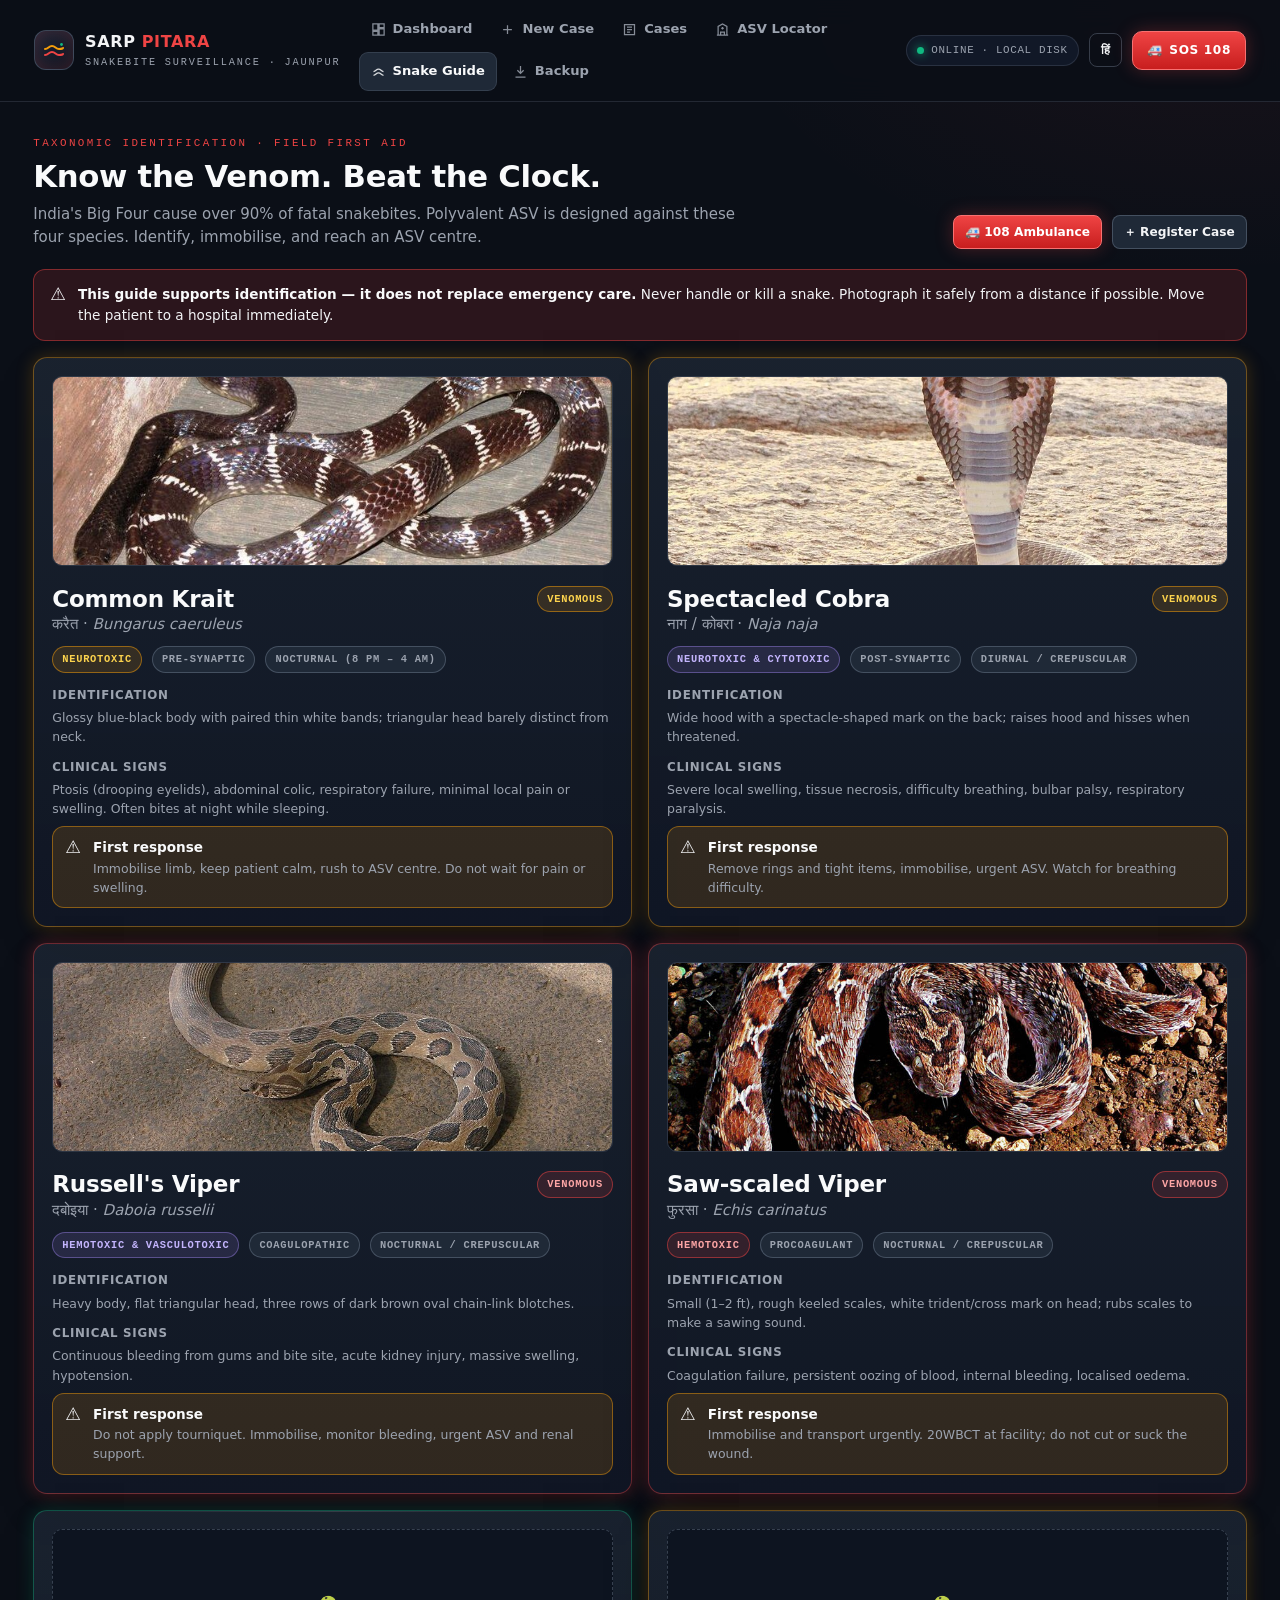
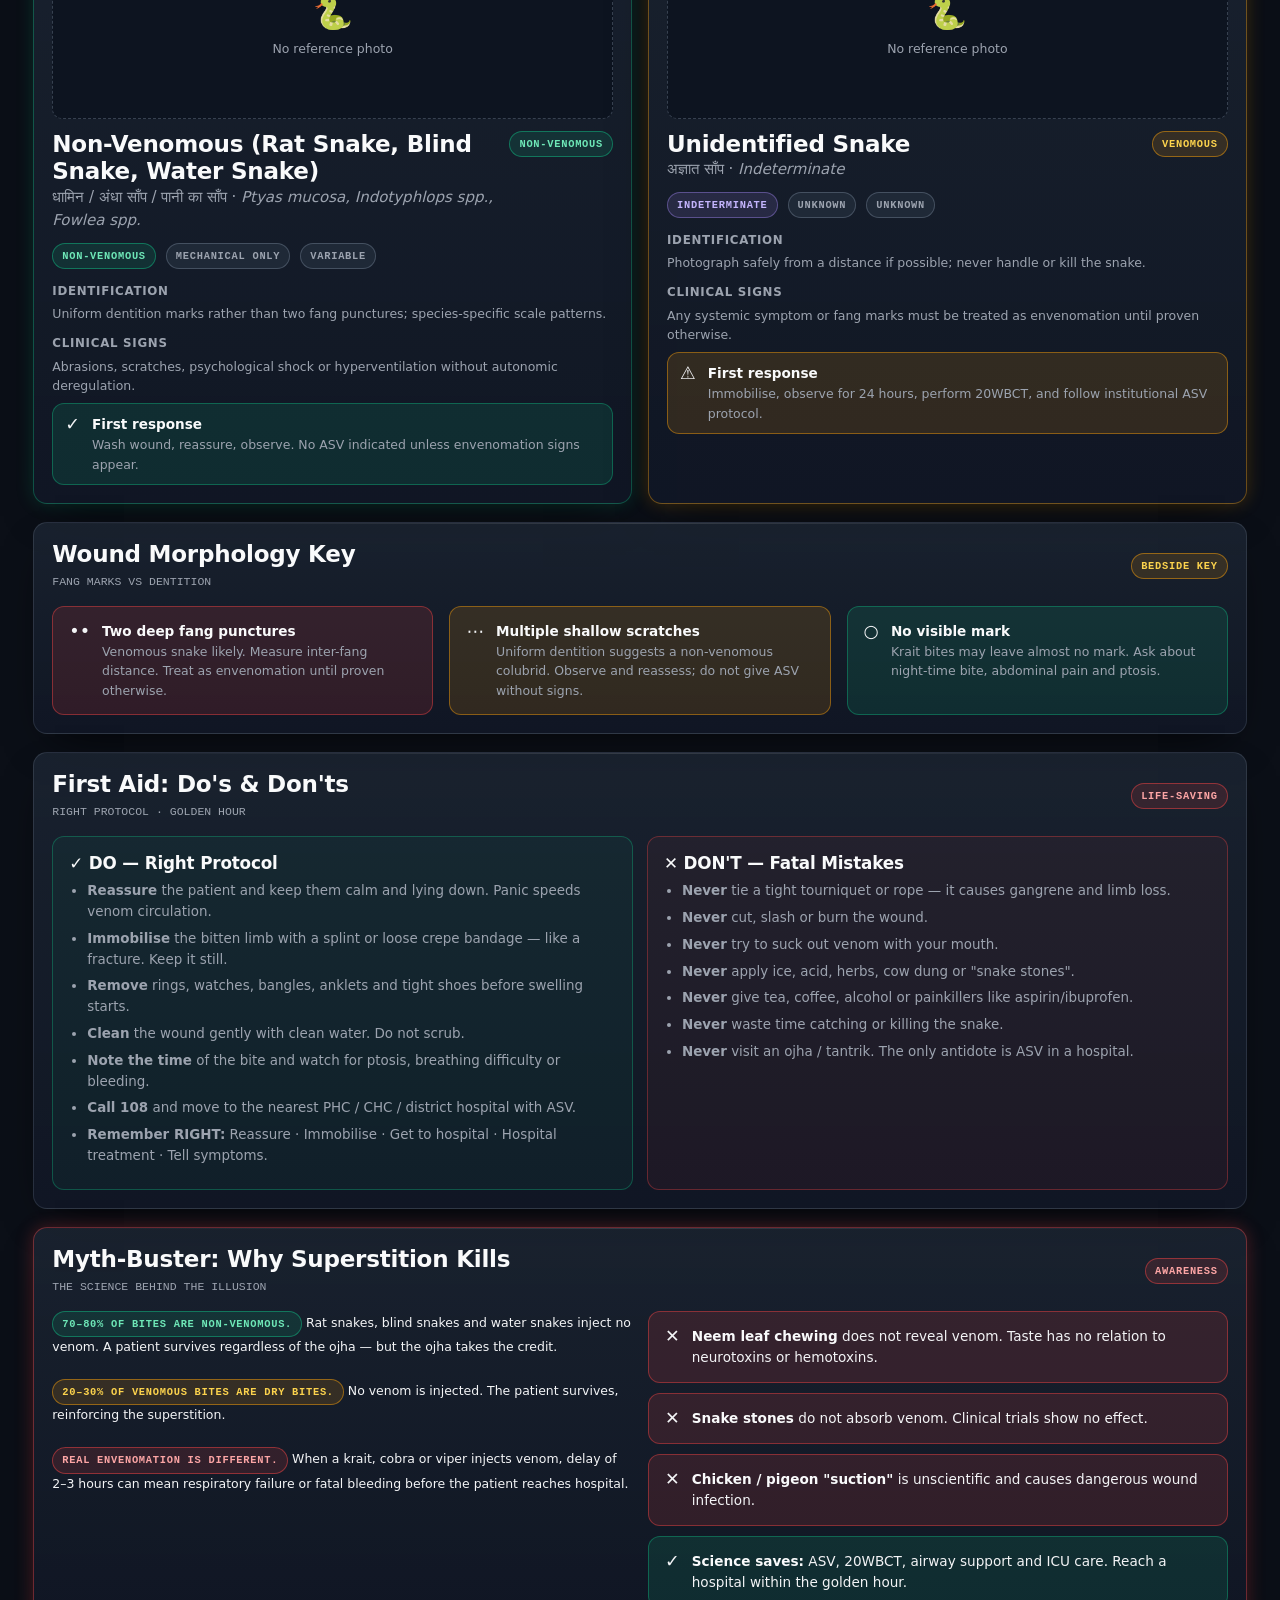
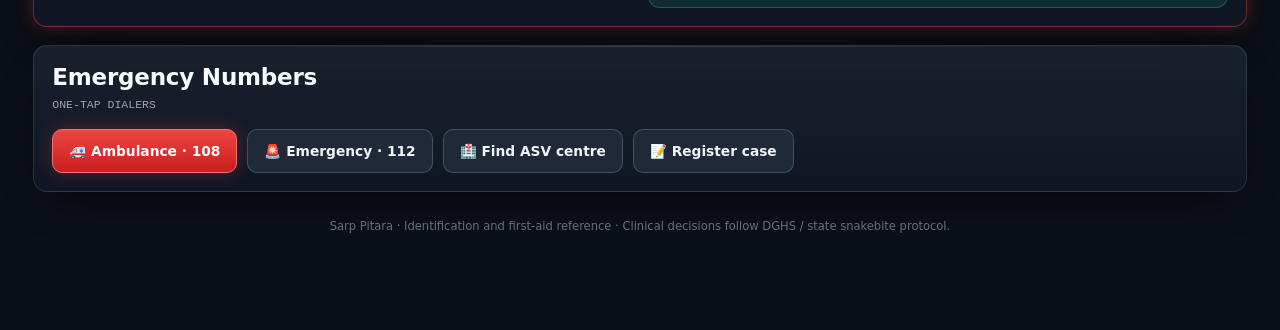
<file: snakes.html>
<!DOCTYPE html>
<html lang="en">
<head>
  <meta charset="UTF-8">
  <meta name="viewport" content="width=device-width, initial-scale=1.0">
  <meta name="theme-color" content="#0b0f17">
  <meta name="description" content="Visual identification guide for India's Big Four venomous snakes, first aid protocol and myth-busting.">
  <title>Sarp Pitara · Snake Guide &amp; First Aid</title>
  <link rel="manifest" href="manifest.webmanifest">
  <link rel="icon" href="assets/icons/icon.svg" type="image/svg+xml">
  <link rel="stylesheet" href="css/style.css">
</head>
<body data-page="snakes.html">
  <div id="hud"></div>

  <main class="page">
    <div class="page-head">
      <div>
        <div class="eyebrow">Taxonomic Identification · Field First Aid</div>
        <h1 data-en="Know the Venom. Beat the Clock." data-hi="विष को पहचानें। समय से जीतें।">Know the Venom. Beat the Clock.</h1>
        <p data-en="India's Big Four cause over 90% of fatal snakebites. Polyvalent ASV is designed against these four species. Identify, immobilise, and reach an ASV centre."
           data-hi="भारत में 90% से अधिक घातक सर्पदंश 'बिग फोर' से होते हैं। पॉलीवेलेंट ASV इन्हीं चार प्रजातियों के लिए बनता है। पहचानें, अंग स्थिर करें, ASV केंद्र पहुँचें।">
          India's Big Four cause over 90% of fatal snakebites. Polyvalent ASV is designed against these four species. Identify, immobilise, and reach an ASV centre.
        </p>
      </div>
      <div class="head-actions">
        <a class="btn btn-sm btn-red" href="tel:108">🚑 108 Ambulance</a>
        <a class="btn btn-sm" href="register-bite.html">＋ Register Case</a>
      </div>
    </div>

    <div class="banner red" style="margin-bottom:16px">
      <span class="ico">⚠</span>
      <div><strong>This guide supports identification — it does not replace emergency care.</strong> Never handle or kill a snake. Photograph it safely from a distance if possible. Move the patient to a hospital immediately.</div>
    </div>

    <section id="snakeCards" class="grid grid-2"></section>

    <section class="card" style="margin-top:18px">
      <div class="card-title">
        <div>
          <h2 data-en="Wound Morphology Key" data-hi="घाव पहचान कुंजी">Wound Morphology Key</h2>
          <span class="hint">FANG MARKS VS DENTITION</span>
        </div>
        <span class="badge amber">BEDSIDE KEY</span>
      </div>
      <div class="grid grid-3">
        <div class="banner red"><span class="ico">••</span><div><strong>Two deep fang punctures</strong><div class="small muted">Venomous snake likely. Measure inter-fang distance. Treat as envenomation until proven otherwise.</div></div></div>
        <div class="banner amber"><span class="ico">⋯</span><div><strong>Multiple shallow scratches</strong><div class="small muted">Uniform dentition suggests a non-venomous colubrid. Observe and reassess; do not give ASV without signs.</div></div></div>
        <div class="banner green"><span class="ico">○</span><div><strong>No visible mark</strong><div class="small muted">Krait bites may leave almost no mark. Ask about night-time bite, abdominal pain and ptosis.</div></div></div>
      </div>
    </section>

    <section id="firstaid" class="card" style="margin-top:18px">
      <div class="card-title">
        <div>
          <h2 data-en="First Aid: Do's &amp; Don'ts" data-hi="प्राथमिक उपचार: करें और न करें">First Aid: Do's &amp; Don'ts</h2>
          <span class="hint">RIGHT PROTOCOL · GOLDEN HOUR</span>
        </div>
        <span class="badge red">LIFE-SAVING</span>
      </div>
      <div class="dd-grid">
        <div class="dd do">
          <h3>✓ DO — Right Protocol</h3>
          <ul>
            <li><strong>Reassure</strong> the patient and keep them calm and lying down. Panic speeds venom circulation.</li>
            <li><strong>Immobilise</strong> the bitten limb with a splint or loose crepe bandage — like a fracture. Keep it still.</li>
            <li><strong>Remove</strong> rings, watches, bangles, anklets and tight shoes before swelling starts.</li>
            <li><strong>Clean</strong> the wound gently with clean water. Do not scrub.</li>
            <li><strong>Note the time</strong> of the bite and watch for ptosis, breathing difficulty or bleeding.</li>
            <li><strong>Call 108</strong> and move to the nearest PHC / CHC / district hospital with ASV.</li>
            <li><strong>Remember RIGHT:</strong> Reassure · Immobilise · Get to hospital · Hospital treatment · Tell symptoms.</li>
          </ul>
        </div>
        <div class="dd dont">
          <h3>✕ DON'T — Fatal Mistakes</h3>
          <ul>
            <li><strong>Never</strong> tie a tight tourniquet or rope — it causes gangrene and limb loss.</li>
            <li><strong>Never</strong> cut, slash or burn the wound.</li>
            <li><strong>Never</strong> try to suck out venom with your mouth.</li>
            <li><strong>Never</strong> apply ice, acid, herbs, cow dung or "snake stones".</li>
            <li><strong>Never</strong> give tea, coffee, alcohol or painkillers like aspirin/ibuprofen.</li>
            <li><strong>Never</strong> waste time catching or killing the snake.</li>
            <li><strong>Never</strong> visit an ojha / tantrik. The only antidote is ASV in a hospital.</li>
          </ul>
        </div>
      </div>
    </section>

    <section class="card card-accent-red" style="margin-top:18px">
      <div class="card-title">
        <div>
          <h2 data-en="Myth-Buster: Why Superstition Kills" data-hi="अंधविश्वास क्यों जान लेता है">Myth-Buster: Why Superstition Kills</h2>
          <span class="hint">THE SCIENCE BEHIND THE ILLUSION</span>
        </div>
        <span class="badge red">AWARENESS</span>
      </div>
      <div class="grid grid-2">
        <div class="stack" style="gap:10px">
          <p class="small"><strong class="badge green">70–80% of bites are non-venomous.</strong> Rat snakes, blind snakes and water snakes inject no venom. A patient survives regardless of the ojha — but the ojha takes the credit.</p>
          <p class="small"><strong class="badge amber">20–30% of venomous bites are dry bites.</strong> No venom is injected. The patient survives, reinforcing the superstition.</p>
          <p class="small"><strong class="badge red">Real envenomation is different.</strong> When a krait, cobra or viper injects venom, delay of 2–3 hours can mean respiratory failure or fatal bleeding before the patient reaches hospital.</p>
        </div>
        <div class="stack" style="gap:10px">
          <div class="banner red"><span class="ico">✕</span><div><strong>Neem leaf chewing</strong> does not reveal venom. Taste has no relation to neurotoxins or hemotoxins.</div></div>
          <div class="banner red"><span class="ico">✕</span><div><strong>Snake stones</strong> do not absorb venom. Clinical trials show no effect.</div></div>
          <div class="banner red"><span class="ico">✕</span><div><strong>Chicken / pigeon "suction"</strong> is unscientific and causes dangerous wound infection.</div></div>
          <div class="banner green"><span class="ico">✓</span><div><strong>Science saves:</strong> ASV, 20WBCT, airway support and ICU care. Reach a hospital within the golden hour.</div></div>
        </div>
      </div>
    </section>

    <section class="card" style="margin-top:18px">
      <div class="card-title">
        <div>
          <h2 data-en="Emergency Numbers" data-hi="आपातकालीन नंबर">Emergency Numbers</h2>
          <span class="hint">ONE-TAP DIALERS</span>
        </div>
      </div>
      <div class="row">
        <a class="btn btn-red" href="tel:108">🚑 Ambulance · 108</a>
        <a class="btn" href="tel:112">🚨 Emergency · 112</a>
        <a class="btn" href="asv-locator.html">🏥 Find ASV centre</a>
        <a class="btn" href="register-bite.html">📝 Register case</a>
      </div>
    </section>

    <p class="footer-note">Sarp Pitara · Identification and first-aid reference · Clinical decisions follow DGHS / state snakebite protocol.</p>
  </main>

  <script src="js/app.js" defer></script>
  <script src="js/guide.js" defer></script>
</body>
</html>
</file>
<file: css/style.css>
/* ============================================================
   Sarp Pitara — Tactical Medical Dark Theme
   Zero external dependencies (fully offline capable)
   ============================================================ */

:root {
  --bg: #0b0f17;
  --bg-2: #0e1420;
  --surface: #111827;
  --surface-2: #1f2937;
  --surface-3: #263244;
  --border: rgba(148, 163, 184, 0.18);
  --border-strong: rgba(148, 163, 184, 0.32);
  --text: #f3f4f6;
  --text-strong: #f9fafb;
  --muted: #9ca3af;
  --muted-2: #6b7280;
  --red: #ef4444;
  --red-soft: rgba(239, 68, 68, 0.14);
  --amber: #f59e0b;
  --amber-soft: rgba(245, 158, 11, 0.14);
  --green: #10b981;
  --green-soft: rgba(16, 185, 129, 0.14);
  --cyan: #22d3ee;
  --cyan-soft: rgba(34, 211, 238, 0.12);
  --violet: #a78bfa;
  --mono: "JetBrains Mono", "Space Mono", ui-monospace, SFMono-Regular, Menlo, Consolas, monospace;
  --sans: "Inter", "Plus Jakarta Sans", system-ui, -apple-system, "Segoe UI", Roboto, sans-serif;
  --radius: 14px;
  --radius-sm: 10px;
  --shadow: 0 18px 45px -22px rgba(0, 0, 0, 0.9);
  --glow-red: 0 0 18px rgba(239, 68, 68, 0.28);
  --glow-amber: 0 0 18px rgba(245, 158, 11, 0.22);
  --glow-green: 0 0 18px rgba(16, 185, 129, 0.2);
  --nav-h: 66px;
}

* { box-sizing: border-box; }

html { scroll-behavior: smooth; }

body {
  margin: 0;
  min-height: 100vh;
  background:
    radial-gradient(1100px 600px at 15% -10%, rgba(34, 211, 238, 0.06), transparent 60%),
    radial-gradient(900px 500px at 95% 0%, rgba(239, 68, 68, 0.06), transparent 55%),
    var(--bg);
  color: var(--text);
  font-family: var(--sans);
  font-size: 15px;
  line-height: 1.55;
  -webkit-font-smoothing: antialiased;
  padding-bottom: 48px;
}

h1, h2, h3, h4 { color: var(--text-strong); margin: 0 0 .5rem; line-height: 1.2; letter-spacing: -0.01em; }
h1 { font-size: clamp(1.5rem, 2.4vw, 2.1rem); }
h2 { font-size: clamp(1.15rem, 1.8vw, 1.45rem); }
h3 { font-size: 1.05rem; }
p { margin: 0 0 .8rem; }
a { color: var(--cyan); text-decoration: none; }
a:hover { text-decoration: underline; }
small, .small { font-size: .78rem; }
.muted { color: var(--muted); }
.mono { font-family: var(--mono); font-variant-numeric: tabular-nums; }
.center { text-align: center; }
.hidden { display: none !important; }
.nowrap { white-space: nowrap; }
.sr-only { position: absolute; width: 1px; height: 1px; overflow: hidden; clip: rect(0 0 0 0); }

/* ---------- Scrollbar ---------- */
::-webkit-scrollbar { width: 10px; height: 10px; }
::-webkit-scrollbar-track { background: var(--bg-2); }
::-webkit-scrollbar-thumb { background: #2b3648; border-radius: 20px; border: 2px solid var(--bg-2); }
::-webkit-scrollbar-thumb:hover { background: #3a4860; }

/* ---------- Top HUD nav ---------- */
.hud {
  position: sticky;
  top: 0;
  z-index: 900;
  display: flex;
  align-items: center;
  gap: 18px;
  min-height: var(--nav-h);
  padding: 10px clamp(14px, 3vw, 34px);
  background: rgba(11, 15, 23, 0.86);
  backdrop-filter: blur(14px);
  -webkit-backdrop-filter: blur(14px);
  border-bottom: 1px solid var(--border);
}
.brand { display: flex; align-items: center; gap: 11px; min-width: max-content; }
.brand-mark {
  width: 40px; height: 40px; border-radius: 12px;
  display: grid; place-items: center;
  background: linear-gradient(145deg, #1c2536, #0f1521);
  border: 1px solid var(--border-strong);
  box-shadow: inset 0 0 18px rgba(239, 68, 68, 0.18), var(--shadow);
}
.brand-mark svg { width: 24px; height: 24px; }
.brand-name { font-weight: 800; letter-spacing: .04em; font-size: 1rem; text-transform: uppercase; }
.brand-name span { color: var(--red); }
.brand-sub { display: block; font-size: .64rem; color: var(--muted); letter-spacing: .18em; text-transform: uppercase; font-family: var(--mono); }

.nav-links { display: flex; align-items: center; gap: 4px; flex-wrap: wrap; }
.nav-links a {
  display: inline-flex; align-items: center; gap: 7px;
  padding: 8px 11px; border-radius: 9px;
  color: var(--muted); font-size: .82rem; font-weight: 600;
  border: 1px solid transparent;
}
.nav-links a:hover { color: var(--text); background: rgba(148, 163, 184, 0.08); text-decoration: none; }
.nav-links a.active { color: var(--text-strong); background: var(--surface-2); border-color: var(--border); }
.nav-links svg { width: 15px; height: 15px; opacity: .85; }

.hud-right { margin-left: auto; display: flex; align-items: center; gap: 10px; }
.status-dot {
  display: inline-flex; align-items: center; gap: 7px;
  font-family: var(--mono); font-size: .68rem; letter-spacing: .06em;
  color: var(--muted); padding: 6px 10px; border-radius: 999px;
  border: 1px solid var(--border); background: var(--surface);
  white-space: nowrap;
}
.status-dot i { width: 7px; height: 7px; border-radius: 50%; background: var(--green); box-shadow: 0 0 10px var(--green); }
.status-dot.offline i { background: var(--amber); box-shadow: 0 0 10px var(--amber); }
.status-dot.recording i { background: var(--red); box-shadow: 0 0 10px var(--red); animation: pulse 1.2s infinite; }

.sos-btn {
  display: inline-flex; align-items: center; gap: 7px;
  background: linear-gradient(180deg, #ef4444, #c81e1e);
  color: #fff; border: 1px solid #f87171;
  padding: 9px 14px; border-radius: 10px; font-weight: 800; font-size: .76rem;
  letter-spacing: .05em; text-transform: uppercase; box-shadow: var(--glow-red);
  white-space: nowrap;
}
.sos-btn:hover { filter: brightness(1.08); text-decoration: none; }

/* ---------- Layout ---------- */
.page { width: min(1440px, 100%); margin: 0 auto; padding: clamp(16px, 2.6vw, 34px); }
.page-head { display: flex; align-items: flex-end; justify-content: space-between; gap: 16px; flex-wrap: wrap; margin-bottom: 20px; }
.page-head .eyebrow { font-family: var(--mono); font-size: .68rem; letter-spacing: .22em; text-transform: uppercase; color: var(--red); margin-bottom: 6px; }
.page-head p { color: var(--muted); margin: 4px 0 0; max-width: 720px; }
.head-actions { display: flex; gap: 10px; flex-wrap: wrap; }

.grid { display: grid; gap: 16px; }
.grid-2 { grid-template-columns: repeat(2, minmax(0, 1fr)); }
.grid-3 { grid-template-columns: repeat(3, minmax(0, 1fr)); }
.grid-4 { grid-template-columns: repeat(4, minmax(0, 1fr)); }
.grid-main { grid-template-columns: minmax(0, 1.55fr) minmax(320px, .85fr); align-items: start; }
.stack { display: flex; flex-direction: column; gap: 16px; }
.row { display: flex; gap: 10px; align-items: center; flex-wrap: wrap; }
.spread { display: flex; justify-content: space-between; align-items: center; gap: 12px; }
.divider { height: 1px; background: var(--border); margin: 16px 0; border: 0; }

/* ---------- Cards ---------- */
.card {
  background: linear-gradient(180deg, rgba(31, 41, 55, 0.72), rgba(17, 24, 39, 0.82));
  border: 1px solid var(--border);
  border-radius: var(--radius);
  box-shadow: var(--shadow);
  padding: 18px;
  position: relative;
  overflow: hidden;
}
.card::before {
  content: ""; position: absolute; inset: 0 0 auto 0; height: 1px;
  background: linear-gradient(90deg, transparent, rgba(255,255,255,.12), transparent);
}
.card.flush { padding: 0; }
.card.pad-lg { padding: 24px; }
.card-title { display: flex; align-items: center; justify-content: space-between; gap: 12px; margin-bottom: 14px; }
.card-title h2, .card-title h3 { margin: 0; }
.card-title .hint { font-size: .72rem; color: var(--muted); font-family: var(--mono); }
.card-accent-red { border-color: rgba(239, 68, 68, 0.42); box-shadow: var(--glow-red), var(--shadow); }
.card-accent-amber { border-color: rgba(245, 158, 11, 0.4); box-shadow: var(--glow-amber), var(--shadow); }
.card-accent-green { border-color: rgba(16, 185, 129, 0.36); box-shadow: var(--glow-green), var(--shadow); }

/* ---------- KPI ---------- */
.kpi { padding: 16px 18px; }
.kpi .label { display: flex; align-items: center; justify-content: space-between; gap: 8px; color: var(--muted); font-size: .72rem; letter-spacing: .08em; text-transform: uppercase; font-weight: 700; }
.kpi .value { font-family: var(--mono); font-size: clamp(1.7rem, 3.1vw, 2.5rem); font-weight: 800; color: var(--text-strong); line-height: 1.1; margin: 8px 0 2px; }
.kpi .foot { font-size: .74rem; color: var(--muted); }
.kpi .foot.up { color: var(--red); }
.kpi .foot.ok { color: var(--green); }
.kpi .foot.warn { color: var(--amber); }
.kpi-icon { width: 34px; height: 34px; border-radius: 9px; display: grid; place-items: center; background: var(--surface-2); border: 1px solid var(--border); }
.kpi-icon svg { width: 18px; height: 18px; }

/* ---------- Badges / pills ---------- */
.badge {
  display: inline-flex; align-items: center; gap: 6px;
  padding: 4px 9px; border-radius: 999px;
  font-family: var(--mono); font-size: .65rem; font-weight: 700;
  letter-spacing: .07em; text-transform: uppercase;
  border: 1px solid var(--border-strong); background: var(--surface-2); color: var(--muted);
  white-space: nowrap;
}
.badge.red { color: #fca5a5; background: var(--red-soft); border-color: rgba(239, 68, 68, 0.5); }
.badge.amber { color: #fcd34d; background: var(--amber-soft); border-color: rgba(245, 158, 11, 0.5); }
.badge.green { color: #6ee7b7; background: var(--green-soft); border-color: rgba(16, 185, 129, 0.5); }
.badge.cyan { color: #67e8f9; background: var(--cyan-soft); border-color: rgba(34, 211, 238, 0.45); }
.badge.violet { color: #c4b5fd; background: rgba(167, 139, 250, .13); border-color: rgba(167, 139, 250, .4); }
.badge.solid-red { background: var(--red); color: #fff; border-color: #f87171; }

/* ---------- Buttons ---------- */
.btn {
  display: inline-flex; align-items: center; justify-content: center; gap: 8px;
  min-height: 44px; padding: 10px 16px;
  border-radius: 10px; border: 1px solid var(--border-strong);
  background: var(--surface-2); color: var(--text);
  font-family: var(--sans); font-size: .86rem; font-weight: 700;
  cursor: pointer; transition: transform .12s ease, filter .15s ease, border-color .15s ease, background .15s ease;
  text-decoration: none; user-select: none;
}
.btn:hover { filter: brightness(1.1); border-color: rgba(148, 163, 184, 0.5); text-decoration: none; }
.btn:active { transform: translateY(1px); }
.btn:disabled { opacity: .45; cursor: not-allowed; filter: none; }
.btn svg { width: 17px; height: 17px; }
.btn-primary { background: linear-gradient(180deg, #2563eb, #1d4ed8); border-color: #3b82f6; color: #fff; }
.btn-red { background: linear-gradient(180deg, #ef4444, #c81e1e); border-color: #f87171; color: #fff; box-shadow: var(--glow-red); }
.btn-amber { background: linear-gradient(180deg, #f59e0b, #b45309); border-color: #fbbf24; color: #1a1200; }
.btn-green { background: linear-gradient(180deg, #10b981, #047857); border-color: #34d399; color: #04150f; }
.btn-ghost { background: transparent; }
.btn-sm { min-height: 34px; padding: 6px 11px; font-size: .76rem; border-radius: 8px; }
.btn-lg { min-height: 54px; padding: 14px 22px; font-size: .95rem; }
.btn-block { width: 100%; }
.btn-icon { width: 40px; padding: 0; }

/* ---------- Forms ---------- */
.form-grid { display: grid; grid-template-columns: repeat(2, minmax(0, 1fr)); gap: 14px; }
.form-grid .full { grid-column: 1 / -1; }
.field { display: flex; flex-direction: column; gap: 6px; min-width: 0; }
.field > label, .field-label { font-size: .74rem; font-weight: 700; letter-spacing: .06em; text-transform: uppercase; color: var(--muted); }
.field .req { color: var(--red); }
.field .help { font-size: .72rem; color: var(--muted-2); }
input, select, textarea {
  width: 100%; min-height: 44px;
  padding: 10px 12px;
  background: #0d1420;
  color: var(--text);
  border: 1px solid var(--border-strong);
  border-radius: 9px;
  font-family: var(--sans); font-size: .9rem;
  outline: none;
  transition: border-color .15s, box-shadow .15s;
}
input:focus, select:focus, textarea:focus {
  border-color: var(--cyan);
  box-shadow: 0 0 0 3px rgba(34, 211, 238, 0.14);
}
input::placeholder, textarea::placeholder { color: #4b5563; }
textarea { min-height: 88px; resize: vertical; }
select { appearance: none; background-image: linear-gradient(45deg, transparent 50%, var(--muted) 50%), linear-gradient(135deg, var(--muted) 50%, transparent 50%); background-position: calc(100% - 18px) 50%, calc(100% - 13px) 50%; background-size: 5px 5px, 5px 5px; background-repeat: no-repeat; padding-right: 32px; }
input[type="range"] { padding: 0; min-height: 26px; accent-color: var(--red); }
input[type="checkbox"], input[type="radio"] { width: 18px; height: 18px; min-height: 0; accent-color: var(--red); }

.check-grid { display: grid; grid-template-columns: repeat(auto-fill, minmax(190px, 1fr)); gap: 8px; }
.check {
  display: flex; align-items: flex-start; gap: 9px;
  padding: 10px 11px; border-radius: 9px;
  background: #0d1420; border: 1px solid var(--border);
  cursor: pointer; font-size: .83rem; line-height: 1.35;
}
.check:hover { border-color: var(--border-strong); }
.check input { margin-top: 2px; flex: none; }
.check.checked { border-color: rgba(239, 68, 68, 0.5); background: rgba(239, 68, 68, 0.07); }

.seg { display: inline-flex; padding: 4px; gap: 4px; background: #0d1420; border: 1px solid var(--border); border-radius: 11px; flex-wrap: wrap; }
.seg button, .seg label {
  border: 0; background: transparent; color: var(--muted);
  padding: 8px 12px; border-radius: 8px; cursor: pointer;
  font-size: .8rem; font-weight: 700; min-height: 38px;
}
.seg button.active, .seg label.active { background: var(--surface-2); color: var(--text-strong); box-shadow: 0 2px 10px rgba(0,0,0,.3); }

/* ---------- Body map ---------- */
.body-map-wrap { display: grid; grid-template-columns: minmax(180px, 260px) 1fr; gap: 16px; align-items: center; }
.body-map { width: 100%; height: auto; max-height: 420px; }
.body-map .body-outline { fill: rgba(148, 163, 184, 0.06); stroke: rgba(148, 163, 184, 0.45); stroke-width: 2; }
.body-map .body-inner { fill: none; stroke: rgba(148, 163, 184, 0.22); stroke-width: 1.4; }
.body-map .hit { fill: transparent; cursor: pointer; }
.body-map .hit:hover { fill: rgba(239, 68, 68, 0.18); }
.body-map .hit.selected { fill: rgba(239, 68, 68, 0.42); stroke: #fca5a5; stroke-width: 1.5; }
.body-map .marker { fill: var(--red); filter: drop-shadow(0 0 6px rgba(239,68,68,.9)); animation: pulse 1.4s infinite; }
.body-map text { fill: var(--muted); font-family: var(--mono); font-size: 7px; letter-spacing: .08em; }

/* ---------- Taxa cards ---------- */
.taxa-grid { display: grid; grid-template-columns: repeat(auto-fit, minmax(150px, 1fr)); gap: 10px; }
.taxon {
  position: relative; text-align: left; cursor: pointer;
  background: #0d1420; border: 1px solid var(--border);
  border-radius: 12px; padding: 12px; color: var(--text);
  transition: border-color .15s, transform .12s, box-shadow .15s;
  min-height: 132px;
}
.taxon:hover { border-color: var(--border-strong); transform: translateY(-2px); }
.taxon.selected { border-color: var(--red); box-shadow: var(--glow-red); background: rgba(239, 68, 68, 0.08); }
.taxon .taxon-name { font-weight: 800; font-size: .88rem; margin-top: 7px; }
.taxon .taxon-hi { color: var(--muted); font-size: .76rem; }
.taxon .taxon-sci { font-style: italic; color: var(--muted-2); font-size: .68rem; margin-top: 2px; }
.taxon .badge { margin-top: 8px; font-size: .58rem; padding: 3px 7px; }
.taxon .danger-bar { height: 3px; border-radius: 3px; margin-top: 9px; background: var(--border); overflow: hidden; }
.taxon .danger-bar i { display: block; height: 100%; }
.taxon .thumb { width: 100%; height: 58px; object-fit: cover; border-radius: 8px; border: 1px solid var(--border); background: #0a101a; }
.taxon .thumb-fallback { width: 100%; height: 58px; border-radius: 8px; border: 1px dashed var(--border-strong); display: grid; place-items: center; color: var(--muted-2); font-family: var(--mono); font-size: .62rem; }

/* ---------- Timer ---------- */
.timer-card { text-align: center; }
.timer-ring { position: relative; width: 176px; height: 176px; margin: 6px auto 12px; }
.timer-ring svg { transform: rotate(-90deg); width: 176px; height: 176px; }
.timer-ring .track { fill: none; stroke: rgba(148, 163, 184, 0.16); stroke-width: 10; }
.timer-ring .prog { fill: none; stroke: var(--red); stroke-width: 10; stroke-linecap: round; stroke-dasharray: 452; stroke-dashoffset: 0; transition: stroke-dashoffset 1s linear, stroke .3s; filter: drop-shadow(0 0 5px rgba(239,68,68,.6)); }
.timer-ring .clock { position: absolute; inset: 0; display: flex; flex-direction: column; align-items: center; justify-content: center; }
.timer-ring .clock .t { font-family: var(--mono); font-size: 2rem; font-weight: 800; letter-spacing: -.02em; }
.timer-ring .clock .l { font-size: .62rem; letter-spacing: .18em; text-transform: uppercase; color: var(--muted); }

/* ---------- Tables ---------- */
.table-wrap { overflow-x: auto; border-radius: 12px; border: 1px solid var(--border); }
table { width: 100%; border-collapse: collapse; font-size: .82rem; min-width: 620px; }
thead th {
  text-align: left; padding: 10px 12px; background: rgba(15, 23, 42, 0.92);
  color: var(--muted); font-size: .66rem; letter-spacing: .1em; text-transform: uppercase;
  border-bottom: 1px solid var(--border); position: sticky; top: 0; z-index: 1;
}
tbody td { padding: 10px 12px; border-bottom: 1px solid rgba(148, 163, 184, 0.08); vertical-align: middle; }
tbody tr:hover { background: rgba(148, 163, 184, 0.05); }
tbody tr:last-child td { border-bottom: 0; }

/* ---------- Incident stream ---------- */
.stream { display: flex; flex-direction: column; }
.stream-item { display: flex; gap: 11px; padding: 12px 4px; border-bottom: 1px solid rgba(148,163,184,.09); }
.stream-item:last-child { border-bottom: 0; }
.stream-dot { width: 9px; height: 9px; border-radius: 50%; margin-top: 6px; flex: none; box-shadow: 0 0 9px currentColor; }
.stream-item .meta { font-family: var(--mono); font-size: .66rem; color: var(--muted); display: flex; gap: 8px; flex-wrap: wrap; }
.stream-item .title { font-size: .85rem; font-weight: 700; }
.stream-item .sub { font-size: .75rem; color: var(--muted); }

/* ---------- Charts ---------- */
.chart-box { position: relative; width: 100%; }
.chart-box canvas { width: 100% !important; }
.legend { display: flex; flex-wrap: wrap; gap: 10px 16px; margin-top: 10px; }
.legend .item { display: flex; align-items: center; gap: 6px; font-size: .74rem; color: var(--muted); }
.legend .swatch { width: 9px; height: 9px; border-radius: 3px; }
.bar-row { display: grid; grid-template-columns: 120px 1fr 42px; gap: 10px; align-items: center; margin: 8px 0; font-size: .78rem; }
.bar-row .bar { height: 8px; background: rgba(148,163,184,.12); border-radius: 6px; overflow: hidden; }
.bar-row .bar i { display: block; height: 100%; border-radius: 6px; }
.bar-row .num { font-family: var(--mono); font-size: .74rem; color: var(--muted); text-align: right; }

/* ---------- Map ---------- */
.map-box { position: relative; border-radius: 12px; overflow: hidden; border: 1px solid var(--border); background: radial-gradient(circle at 50% 40%, #101a29, #080d15 70%); min-height: 380px; }
.map-box svg { width: 100%; height: 100%; display: block; }
.map-node { cursor: pointer; }
.map-node circle { transition: r .15s; }
.map-node:hover circle { r: 9; }
.map-legend { position: absolute; left: 12px; bottom: 12px; display: flex; flex-direction: column; gap: 5px; padding: 9px 11px; background: rgba(8, 13, 21, 0.85); border: 1px solid var(--border); border-radius: 9px; font-size: .68rem; color: var(--muted); }
.map-legend .item { display: flex; align-items: center; gap: 7px; }
.map-legend i { width: 8px; height: 8px; border-radius: 50%; }

/* ---------- Facility cards ---------- */
.facility { padding: 15px; }
.facility .fac-head { display: flex; justify-content: space-between; gap: 10px; align-items: flex-start; }
.facility h3 { margin: 0 0 2px; font-size: .95rem; }
.facility .addr { color: var(--muted); font-size: .76rem; }
.facility .facts { display: flex; flex-wrap: wrap; gap: 6px; margin-top: 10px; }
.stock-meter { margin-top: 12px; }
.stock-meter .bar { height: 7px; border-radius: 6px; background: rgba(148,163,184,.13); overflow: hidden; }
.stock-meter .bar i { display: block; height: 100%; border-radius: 6px; }

/* ---------- Alert banners ---------- */
.banner {
  display: flex; gap: 12px; align-items: flex-start;
  padding: 14px 16px; border-radius: 12px;
  border: 1px solid var(--border-strong); background: var(--surface);
  font-size: .85rem;
}
.banner.red { border-color: rgba(239,68,68,.45); background: var(--red-soft); }
.banner.amber { border-color: rgba(245,158,11,.45); background: var(--amber-soft); }
.banner.green { border-color: rgba(16,185,129,.4); background: var(--green-soft); }
.banner .ico { flex: none; font-size: 1.1rem; line-height: 1.2; }
.banner strong { color: var(--text-strong); }

/* ---------- Do / Don't ---------- */
.dd-grid { display: grid; grid-template-columns: repeat(2, minmax(0, 1fr)); gap: 14px; }
.dd { border-radius: 12px; padding: 16px; border: 1px solid var(--border); }
.dd.do { background: rgba(16, 185, 129, 0.06); border-color: rgba(16, 185, 129, 0.35); }
.dd.dont { background: rgba(239, 68, 68, 0.06); border-color: rgba(239, 68, 68, 0.35); }
.dd h3 { display: flex; align-items: center; gap: 8px; }
.dd ul { margin: 8px 0 0; padding-left: 18px; color: var(--muted); font-size: .84rem; }
.dd li { margin-bottom: 6px; }

/* ---------- Toast ---------- */
.toast-wrap { position: fixed; right: 16px; bottom: 16px; z-index: 1200; display: flex; flex-direction: column; gap: 9px; max-width: min(380px, calc(100vw - 32px)); }
.toast {
  padding: 12px 14px; border-radius: 11px; border: 1px solid var(--border-strong);
  background: rgba(17, 24, 39, 0.97); box-shadow: var(--shadow);
  font-size: .84rem; display: flex; gap: 9px; align-items: flex-start;
  animation: toastIn .22s ease;
}
.toast.red { border-color: rgba(239,68,68,.5); }
.toast.green { border-color: rgba(16,185,129,.5); }
.toast.amber { border-color: rgba(245,158,11,.5); }
.toast strong { display: block; color: var(--text-strong); }

/* ---------- Modal ---------- */
.modal-backdrop { position: fixed; inset: 0; background: rgba(3, 7, 13, 0.72); backdrop-filter: blur(4px); z-index: 1100; display: grid; place-items: center; padding: 18px; }
.modal { width: min(720px, 100%); max-height: 88vh; overflow: auto; background: var(--surface); border: 1px solid var(--border-strong); border-radius: 16px; box-shadow: var(--shadow); padding: 20px; }
.modal-head { display: flex; justify-content: space-between; align-items: flex-start; gap: 12px; margin-bottom: 14px; }

/* ---------- Misc ---------- */
.empty { text-align: center; padding: 34px 16px; color: var(--muted); }
.empty .big { font-size: 2rem; margin-bottom: 8px; opacity: .5; }
.code-block { font-family: var(--mono); font-size: .78rem; background: #0a101a; border: 1px solid var(--border); border-radius: 9px; padding: 12px; overflow: auto; color: #cbd5e1; }
.stat-inline { display: flex; gap: 18px; flex-wrap: wrap; }
.stat-inline .s { display: flex; flex-direction: column; }
.stat-inline .s .n { font-family: var(--mono); font-weight: 800; font-size: 1.05rem; }
.stat-inline .s .l { font-size: .66rem; color: var(--muted); text-transform: uppercase; letter-spacing: .08em; }
.progress-line { height: 5px; background: rgba(148,163,184,.14); border-radius: 5px; overflow: hidden; }
.progress-line i { display: block; height: 100%; background: var(--cyan); border-radius: 5px; }
.tag-list { display: flex; flex-wrap: wrap; gap: 5px; }
.footer-note { margin-top: 26px; color: var(--muted-2); font-size: .72rem; text-align: center; }
.kbd { font-family: var(--mono); font-size: .72rem; padding: 1px 6px; border: 1px solid var(--border-strong); border-bottom-width: 2px; border-radius: 5px; background: var(--surface-2); }

/* ---------- Animations ---------- */
@keyframes pulse { 0%, 100% { opacity: 1; } 50% { opacity: .4; } }
@keyframes toastIn { from { transform: translateY(10px); opacity: 0; } to { transform: none; opacity: 1; } }
@keyframes blink { 0%, 100% { opacity: 1; } 50% { opacity: .25; } }
.blink { animation: blink 1.1s infinite; }

/* ---------- Responsive ---------- */
@media (max-width: 1100px) {
  .grid-4 { grid-template-columns: repeat(2, minmax(0, 1fr)); }
  .grid-main { grid-template-columns: 1fr; }
}
@media (max-width: 860px) {
  .grid-3 { grid-template-columns: repeat(2, minmax(0, 1fr)); }
  .hud { flex-wrap: wrap; gap: 10px; }
  .nav-links { order: 3; width: 100%; overflow-x: auto; flex-wrap: nowrap; padding-bottom: 2px; }
  .nav-links a { white-space: nowrap; }
  .hud-right { margin-left: auto; }
  .body-map-wrap { grid-template-columns: 1fr; }
  .body-map { max-height: 320px; }
}
@media (max-width: 640px) {
  body { font-size: 14px; }
  .grid-2, .grid-3, .grid-4 { grid-template-columns: 1fr; }
  .form-grid { grid-template-columns: 1fr; }
  .dd-grid { grid-template-columns: 1fr; }
  .page { padding: 14px; }
  .kpi .value { font-size: 1.9rem; }
  .brand-sub { display: none; }
  .sos-btn span.full { display: none; }
  .card { padding: 14px; }
  .stat-inline { gap: 12px; }
}

/* ---------- Print (referral slip / report) ---------- */
@media print {
  body { background: #fff !important; color: #000 !important; padding: 0; font-size: 12px; }
  .hud, .no-print, .toast-wrap { display: none !important; }
  .page { width: 100%; max-width: none; padding: 0; }
  .card { background: #fff !important; border: 1px solid #999 !important; box-shadow: none !important; color: #000 !important; }
  .card::before { display: none; }
  h1, h2, h3, h4, .kpi .value, .mono { color: #000 !important; }
  .badge { border: 1px solid #555 !important; color: #000 !important; background: #eee !important; }
  table { min-width: 0; }
  thead th { background: #eee !important; color: #000 !important; }
  a { color: #000 !important; }
  .print-only { display: block !important; }
}
.print-only { display: none; }
body.print-slip .page, body.print-slip .hud, body.print-slip .toast-wrap { display: none !important; }
body.print-slip #printArea { display: block !important; }
body.print-slip { background: #fff !important; }
</file>
